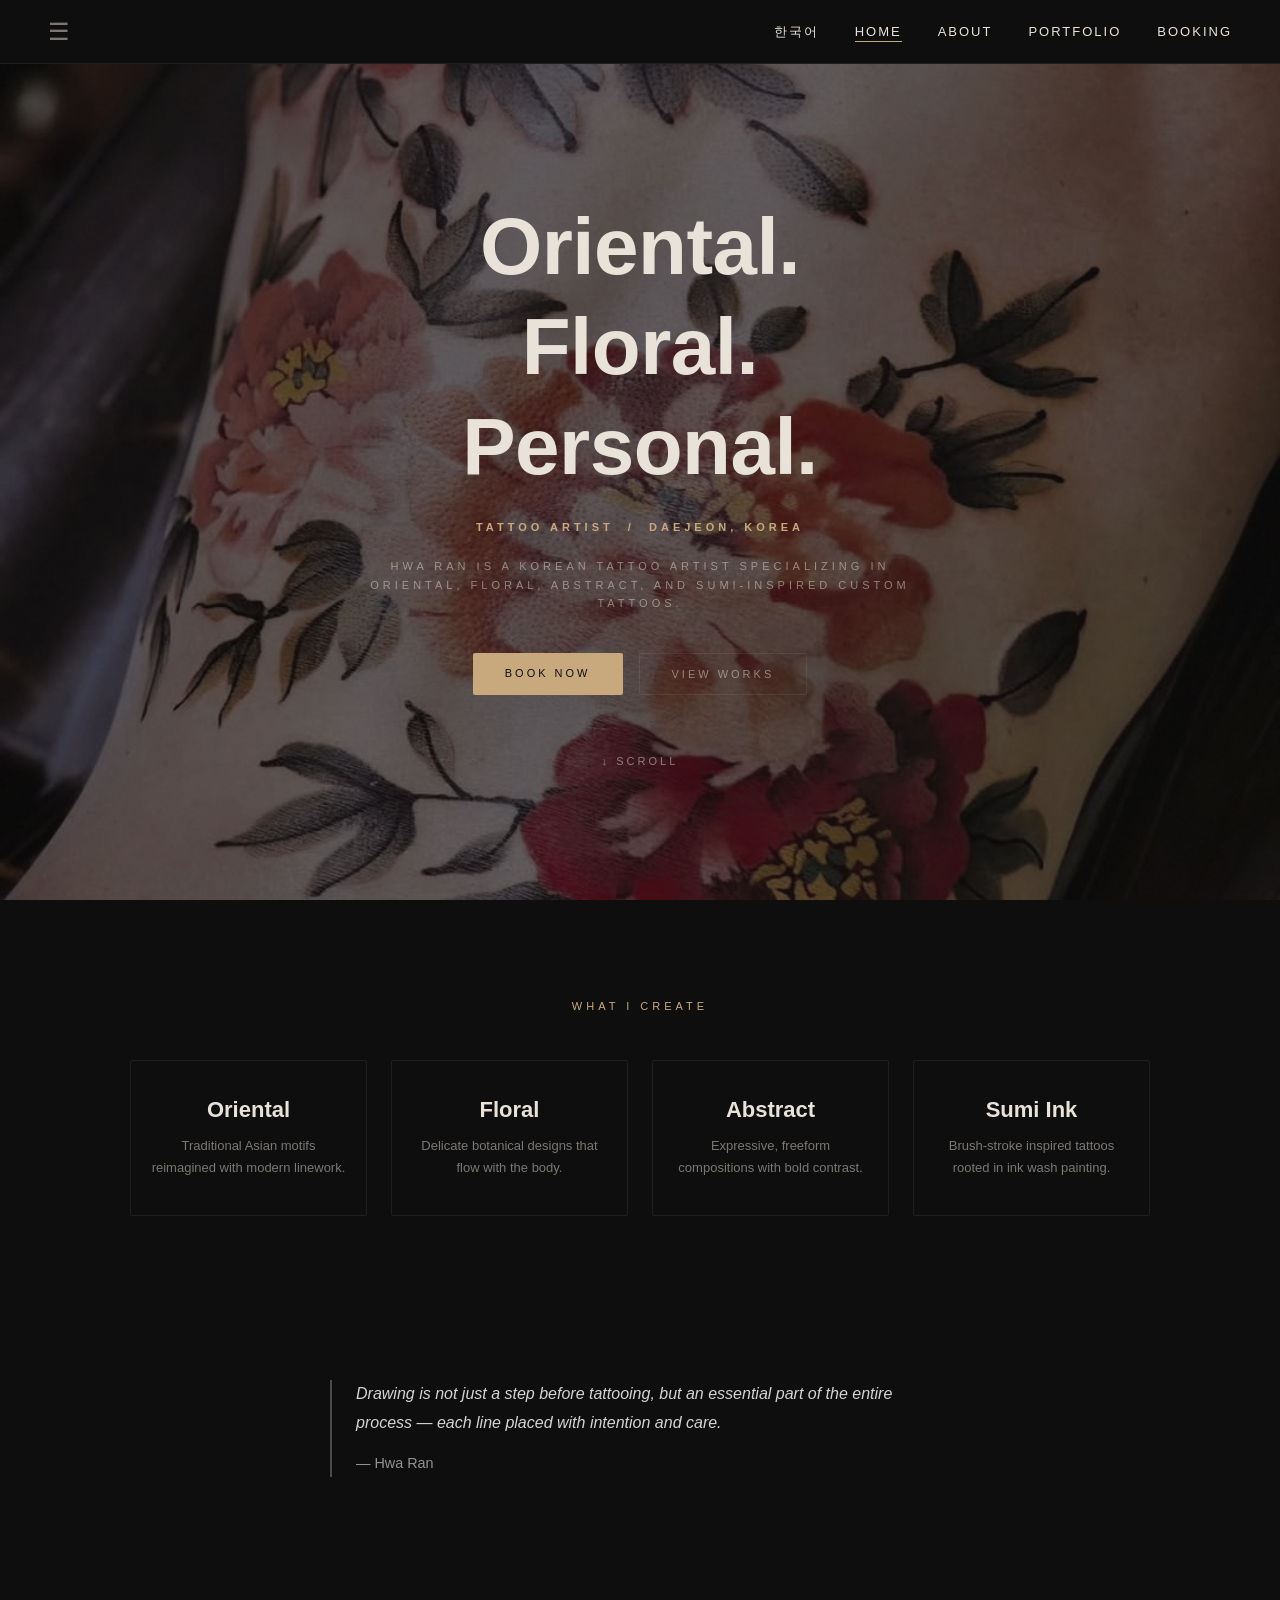
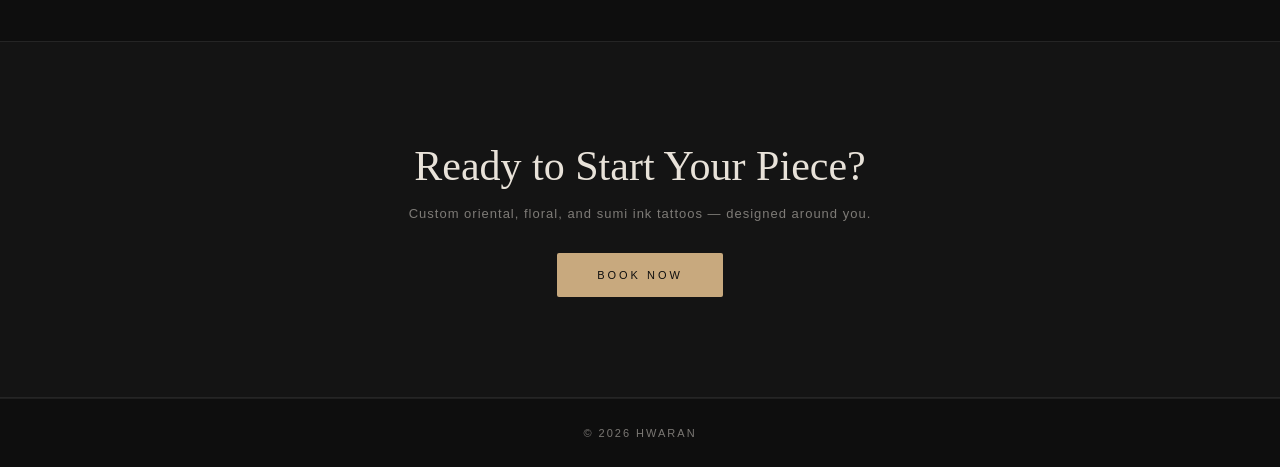
<file: index.html>
<!DOCTYPE html>
<html lang="en">
<head>
    <meta charset="UTF-8">
    <meta name="viewport" content="width=device-width, initial-scale=1.0"/>

    <meta name="naver-site-verification" content="615af2f1063d48162594e527a71b4f310e3d43f4" />
    
    <!-- Google tag (gtag.js) -->
    <script async src="https://www.googletagmanager.com/gtag/js?id=G-88E997X0PX"></script>
    <script>
      window.dataLayer = window.dataLayer || [];
      function gtag(){dataLayer.push(arguments);}
      gtag('js', new Date());
    
      gtag('config', 'G-88E997X0PX');
    </script>

    <link rel="alternate" hreflang="en" href="https://hwaran-tattoo.com/index.html">
    <link rel="alternate" hreflang="ko" href="https://hwaran-tattoo.com/ko/index.html">
    <link rel="alternate" hreflang="x-default" href="https://hwaran-tattoo.com/index.html">

     <script>
        (function(){
        var page = location.pathname.split('/').pop() || 'index.html';
        try {
        var pref = localStorage.getItem('hr_lang');
        if (pref === 'ko') {
          location.replace('ko/' + page);
          return;
        }
        if (!pref) {
          fetch('https://ipapi.co/json/', { cache: 'no-store' })
            .then(function(r){ return r.json(); })
            .then(function(d){
              if (d && d.country_code === 'KR') {
                location.replace('ko/' + page);
              }
            })
            .catch(function(){});
        }
        } catch(e) {}
        })();
    </script>
        
    <title>Hwa Ran (화란타투) | Tattoo Artist in Daejeon, Korea</title>
    <meta name="description" content="Hwa Ran (화란타투) is a tattoo artist in Daejeon, Korea specializing in oriental, floral, abstract and sumi ink custom tattoos.">
    <link rel="canonical" href="https://www.hwaran-tattoo.com/">

    <link rel="alternate" hreflang="en" href="https://www.hwaran-tattoo.com/">
    <link rel="alternate" hreflang="ko" href="https://www.hwaran-tattoo.com/ko/index.html">
    <link rel="alternate" hreflang="x-default" href="https://www.hwaran-tattoo.com/">

    <meta property="og:type" content="website">
    <meta property="og:site_name" content="Hwa Ran">
    <meta property="og:locale" content="en_US">
    <meta property="og:url" content="https://www.hwaran-tattoo.com/">
    <meta property="og:title" content="Hwa Ran (화란타투) | Tattoo Artist in Daejeon, Korea">
    <meta property="og:description" content="Oriental, floral, abstract and sumi ink custom tattoos in Daejeon, Korea.">
    <meta property="og:image" content="https://www.hwaran-tattoo.com/img/wk7.jpeg">

    <link rel="icon" href="favicon.ico" sizes="any">
    <link rel="icon" type="image/png" sizes="32x32" href="img/favicon-32x32.png">
    <link rel="icon" type="image/png" sizes="16x16" href="img/favicon-16x16.png">
    <link rel="apple-touch-icon" sizes="180x180" href="img/apple-icon-180x180.png">
    <link rel="stylesheet" href="style.css"/>
</head>

<body>

<input type="checkbox" id="menu-toggle">

<header>
    <nav class="navbar">
        <label for="menu-toggle" class="menu-icon">☰</label>
        <ul class="nav-links">
            <li><a href="ko/index.html" class="lang-switch" onclick="localStorage.setItem('hr_lang','ko')">한국어</a></li>
            <li><a href="index.html" class="active">Home</a></li>
            <li><a href="about.html">About</a></li>
            <li><a href="portfolio.html">Portfolio</a></li>
            <li><a href="booking.html">Booking</a></li>
        </ul>
    </nav>
</header>

<aside class="sidebar">
    <h3>Hwa Ran</h3>
    <ul>
        <li><a href="https://www.instagram.com/hwa.ran_tattoo/" target="_blank">Instagram</a></li>
        <!-- This is a comment 
        <li>Artworks</li>
        <li>Contact</li>
        -->
                <!-- Projects Section -->
        <div class="sidebar-projects">
            <input type="checkbox" id="proj-toggle">
            <label for="proj-toggle" class="proj-header">
                <span class="proj-arrow">▶</span>
                <span class="proj-title">// projects</span>
            </label>
            <ul class="proj-list">
             <!--  -->
            <li><a href="hwasan1.html">— hwasan1</a></li>
            </ul>
        </div>
    </ul>
</aside>

<label for="menu-toggle" class="overlay"></label>

<main class="main-content">
    <section class="hero">
        <div class="hero-bg" style="background-image:url('img/wk7.jpeg')"></div>

        <div class="hero-text fade-in">
            <h1>
            Oriental.<br>
            Floral.<br>
            Personal.
            </h1>
            <h2 class="hero-subtitle">Tattoo Artist &nbsp;/&nbsp; Daejeon, Korea</h2>

            <p class="hero-seo">Hwa Ran is a Korean tattoo artist specializing in oriental, floral, abstract, and sumi-inspired custom tattoos.</p>
            <div class="hero-buttons">
                <a href="booking.html">Book Now</a>
                <a href="portfolio.html">View Works</a>
            </div>
            <div class="scroll-down">↓ Scroll</div>
        </div>
    </section>


<section class="specialties">
    <p class="section-eyebrow">What I Create</p>
    <div class="specialties-grid">
        <div class="specialty-card">
            <h3>Oriental</h3>
            <p>Traditional Asian motifs reimagined with modern linework.</p>
        </div>
        <div class="specialty-card">
            <h3>Floral</h3>
            <p>Delicate botanical designs that flow with the body.</p>
        </div>
        <div class="specialty-card">
            <h3>Abstract</h3>
            <p>Expressive, freeform compositions with bold contrast.</p>
        </div>
        <div class="specialty-card">
            <h3>Sumi Ink</h3>
            <p>Brush-stroke inspired tattoos rooted in ink wash painting.</p>
        </div>
    </div>
</section>

    <section class="philosophy">
        <blockquote class="quote">
            <p>Drawing is not just a step before tattooing, but an essential part of the entire process — each line placed with intention and care.</p>
            <footer>— Hwa Ran</footer>
        </blockquote>
    </section>

    <section class="cta-banner">
        <h2>Ready to Start Your Piece?</h2>
        <p>Custom oriental, floral, and sumi ink tattoos — designed around you.</p>
        <a href="booking.html" class="cta-button">Book Now</a>
    </section>

</main>

<footer class="bottom-banner">
    <p>&copy; 2026 HwaRan</p>
</footer>

</body>
</html>
</file>
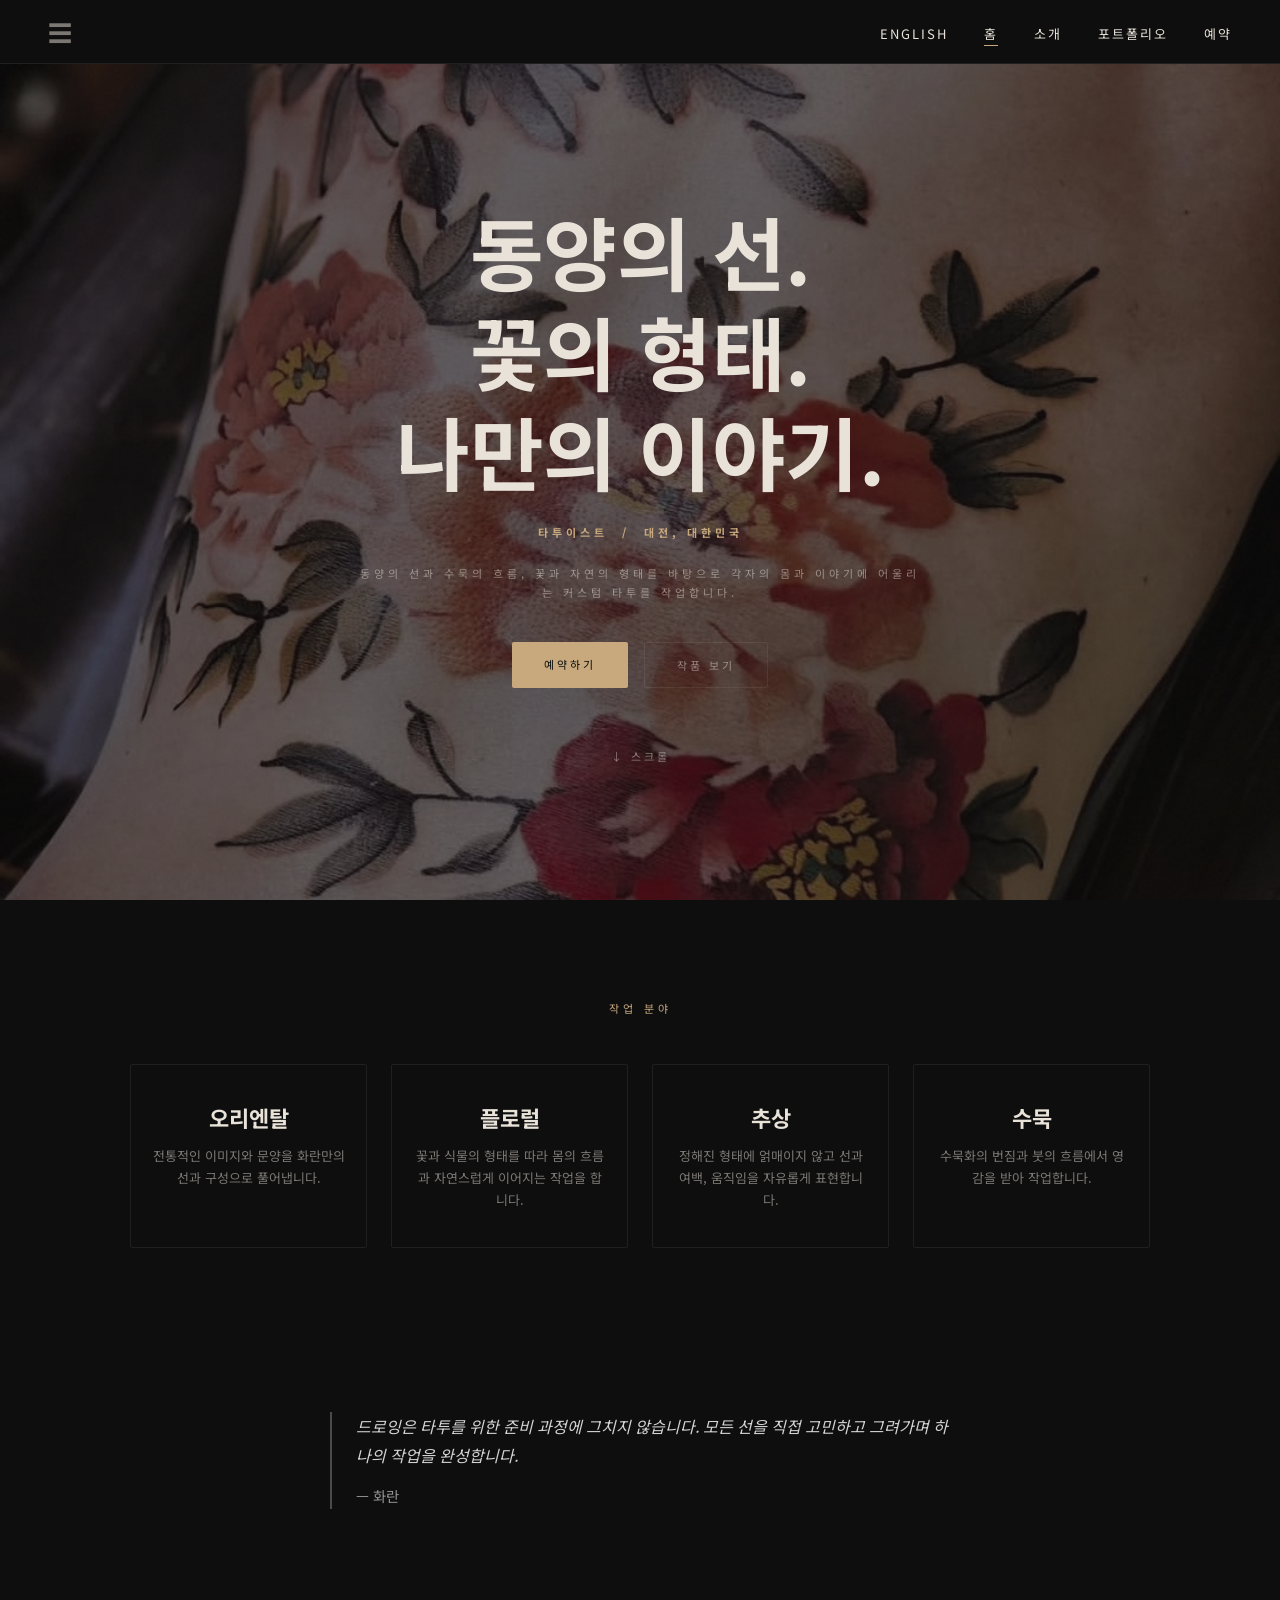
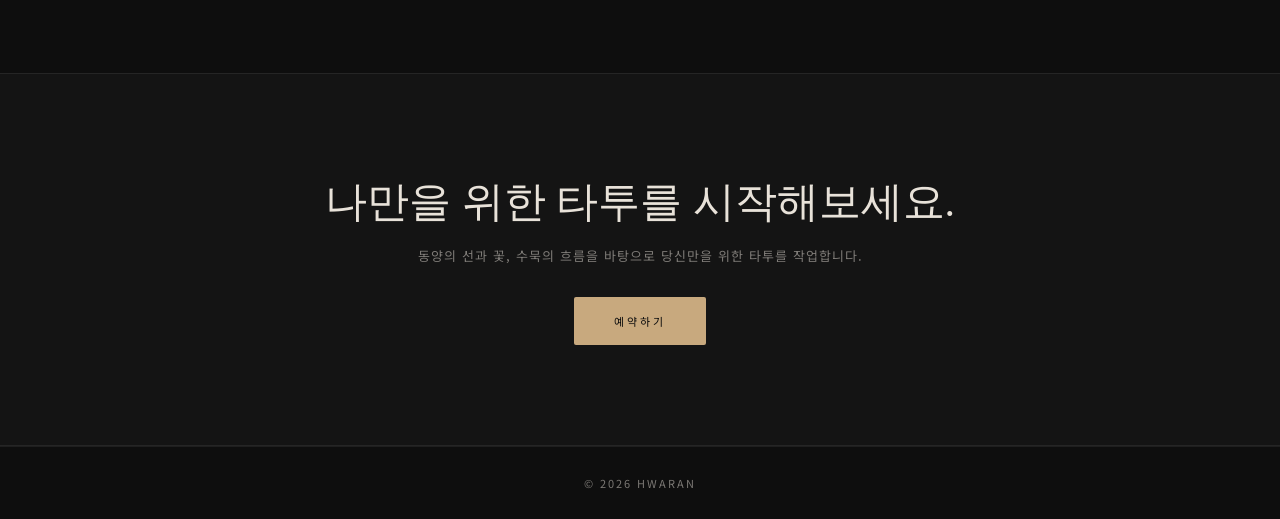
<file: ko/index.html>
<!DOCTYPE html>
<html lang="ko">
<head>
    <meta charset="UTF-8">
    <meta name="viewport" content="width=device-width, initial-scale=1.0"/>
    
    <meta name="naver-site-verification" content="615af2f1063d48162594e527a71b4f310e3d43f4" />

    <!-- Google tag (gtag.js) -->
    <script async src="https://www.googletagmanager.com/gtag/js?id=G-88E997X0PX"></script>
    <script>
      window.dataLayer = window.dataLayer || [];
      function gtag(){dataLayer.push(arguments);}
      gtag('js', new Date());
    
      gtag('config', 'G-88E997X0PX');
    </script>

    <link rel="alternate" hreflang="en" href="https://hwaran-tattoo.com/index.html">
    <link rel="alternate" hreflang="ko" href="https://hwaran-tattoo.com/ko/index.html">
    <link rel="alternate" hreflang="x-default" href="https://hwaran-tattoo.com/index.html">

        <script>
    (function(){
      try {
        var pref = localStorage.getItem('hr_lang');
        if (pref === 'en') {
          location.replace('../' + location.pathname.split('/').pop());
          return;
        }
    
      } catch(e) {}
    })();
    </script>

    <title>대전타투 화란타투 | Hwa Ran Tattoo</title>
    <meta name="description" content="대전타투 화란타투. 동양의 선과 수묵의 흐름, 꽃과 자연의 형태를 바탕으로 각자의 몸과 이야기에 어울리는 커스텀 타투를 작업합니다.">
    <link rel="icon" href="../favicon.ico" sizes="any">
    <link rel="icon" type="image/png" sizes="32x32" href="../img/favicon-32x32.png">
    <link rel="icon" type="image/png" sizes="16x16" href="../img/favicon-16x16.png">
    <link rel="apple-touch-icon" sizes="180x180" href="../img/apple-icon-180x180.png">
    <link rel="preconnect" href="https://fonts.googleapis.com">
    <link rel="preconnect" href="https://fonts.gstatic.com" crossorigin>
    <link href="https://fonts.googleapis.com/css2?family=Noto+Sans+KR:wght@400;500;600;700&display=swap" rel="stylesheet">
    <link rel="stylesheet" href="../style.css"/>

    <link rel="canonical" href="https://www.hwaran-tattoo.com/ko/index.html">

    <link rel="alternate" hreflang="en" href="https://www.hwaran-tattoo.com/">
    <link rel="alternate" hreflang="ko" href="https://www.hwaran-tattoo.com/ko/index.html">
    <link rel="alternate" hreflang="x-default" href="https://www.hwaran-tattoo.com/">

    <meta property="og:type" content="website">
    <meta property="og:site_name" content="화란타투">
    <meta property="og:locale" content="ko_KR">
    <meta property="og:url" content="https://www.hwaran-tattoo.com/ko/index.html">
    <meta property="og:title" content="대전타투 화란타투 | Hwa Ran Tattoo">
    <meta property="og:description" content="대전타투 화란타투. 동양의 선과 수묵의 흐름, 꽃과 자연의 형태를 바탕으로 한 커스텀 타투.">
    <meta property="og:image" content="https://www.hwaran-tattoo.com/img/wk7.jpeg">
    <!-- ↑ -->
    
        <div id="petalContainer"></div>

    <script>
    const container = document.getElementById('petalContainer');
    
    const PETAL_COUNT = 18;
    
    for (let i = 0; i < PETAL_COUNT; i++) {
      const p = document.createElement('div');
    
      p.className = 'petal';
    
      const left = Math.random() * 100;
      const duration = 10 + Math.random() * 10;
      const delay = Math.random() * 10;
      const scale = 0.6 + Math.random() * 0.8;
    
      p.style.left = left + '%';
      p.style.animationDuration = duration + 's';
      p.style.animationDelay = '-' + delay + 's';
      p.style.transform = `scale(${scale})`;
    
      container.appendChild(p);
    }
    </script>  
    
</head>

<body>

<input type="checkbox" id="menu-toggle">

<header>
    <nav class="navbar">
        <label for="menu-toggle" class="menu-icon">☰</label>
        <ul class="nav-links">
            <li><a href="../index.html" class="lang-switch"onclick="localStorage.setItem('hr_lang','en')">English</a></li>
            <li><a href="index.html" class="active">홈</a></li>
            <li><a href="about.html">소개</a></li>
            <li><a href="portfolio.html">포트폴리오</a></li>
            <li><a href="booking.html">예약</a></li>
        </ul>
    </nav>
</header>

<aside class="sidebar">
    <h3>Hwa Ran</h3>
    <ul>
        <li><a href="https://www.instagram.com/hwa.ran_tattoo/" target="_blank">Instagram</a></li>
        <!-- This is a comment 
        <li>Artworks</li>
        <li>Contact</li>
        -->
                <!-- Projects Section -->
        <div class="sidebar-projects">
            <input type="checkbox" id="proj-toggle">
            <label for="proj-toggle" class="proj-header">
                <span class="proj-arrow">▶</span>
                <span class="proj-title">// projects</span>
            </label>
            <ul class="proj-list">
             <!--  -->
            <li><a href="../hwasan1.html">— hwasan1</a></li>
            </ul>
        </div>
    </ul>
</aside>

<label for="menu-toggle" class="overlay"></label>

<main class="main-content">
    <section class="hero">
        <div class="hero-bg" style="background-image:url('../img/wk7.jpeg')"></div>

        <div class="hero-text fade-in">
            <h1>
            동양의 선.<br>
            꽃의 형태.<br>
            나만의 이야기.
            </h1>
            <h2 class="hero-subtitle">타투이스트 &nbsp;/&nbsp; 대전, 대한민국</h2>

            <p class="hero-seo">동양의 선과 수묵의 흐름, 꽃과 자연의 형태를 바탕으로 각자의 몸과 이야기에 어울리는 커스텀 타투를 작업합니다.</p>
            <div class="hero-buttons">
                <a href="booking.html">예약하기</a>
                <a href="portfolio.html">작품 보기</a>
            </div>
            <div class="scroll-down">↓ 스크롤</div>
        </div>
    </section>


<section class="specialties">
    <p class="section-eyebrow">작업 분야</p>
    <div class="specialties-grid">
        <div class="specialty-card">
            <h3>오리엔탈</h3>
            <p>전통적인 이미지와 문양을 화란만의 선과 구성으로 풀어냅니다.</p>
        </div>
        <div class="specialty-card">
            <h3>플로럴</h3>
            <p>꽃과 식물의 형태를 따라 몸의 흐름과 자연스럽게 이어지는 작업을 합니다.</p>
        </div>
        <div class="specialty-card">
            <h3>추상</h3>
            <p>정해진 형태에 얽매이지 않고 선과 여백, 움직임을 자유롭게 표현합니다.</p>
        </div>
        <div class="specialty-card">
            <h3>수묵</h3>
            <p>수묵화의 번짐과 붓의 흐름에서 영감을 받아 작업합니다.</p>
        </div>
    </div>
</section>

    <section class="philosophy">
        <blockquote class="quote">
            <p>드로잉은 타투를 위한 준비 과정에 그치지 않습니다. 모든 선을 직접 고민하고 그려가며 하나의 작업을 완성합니다.</p>
            <footer>— 화란</footer>
        </blockquote>
    </section>

    <section class="cta-banner">
        <h2>나만을 위한 타투를 시작해보세요.</h2>
        <p>동양의 선과 꽃, 수묵의 흐름을 바탕으로 당신만을 위한 타투를 작업합니다.</p>
        <a href="booking.html" class="cta-button">예약하기</a>
    </section>

</main>

<footer class="bottom-banner">
    <p>&copy; 2026 HwaRan</p>
</footer>

</body>
</html>
</file>
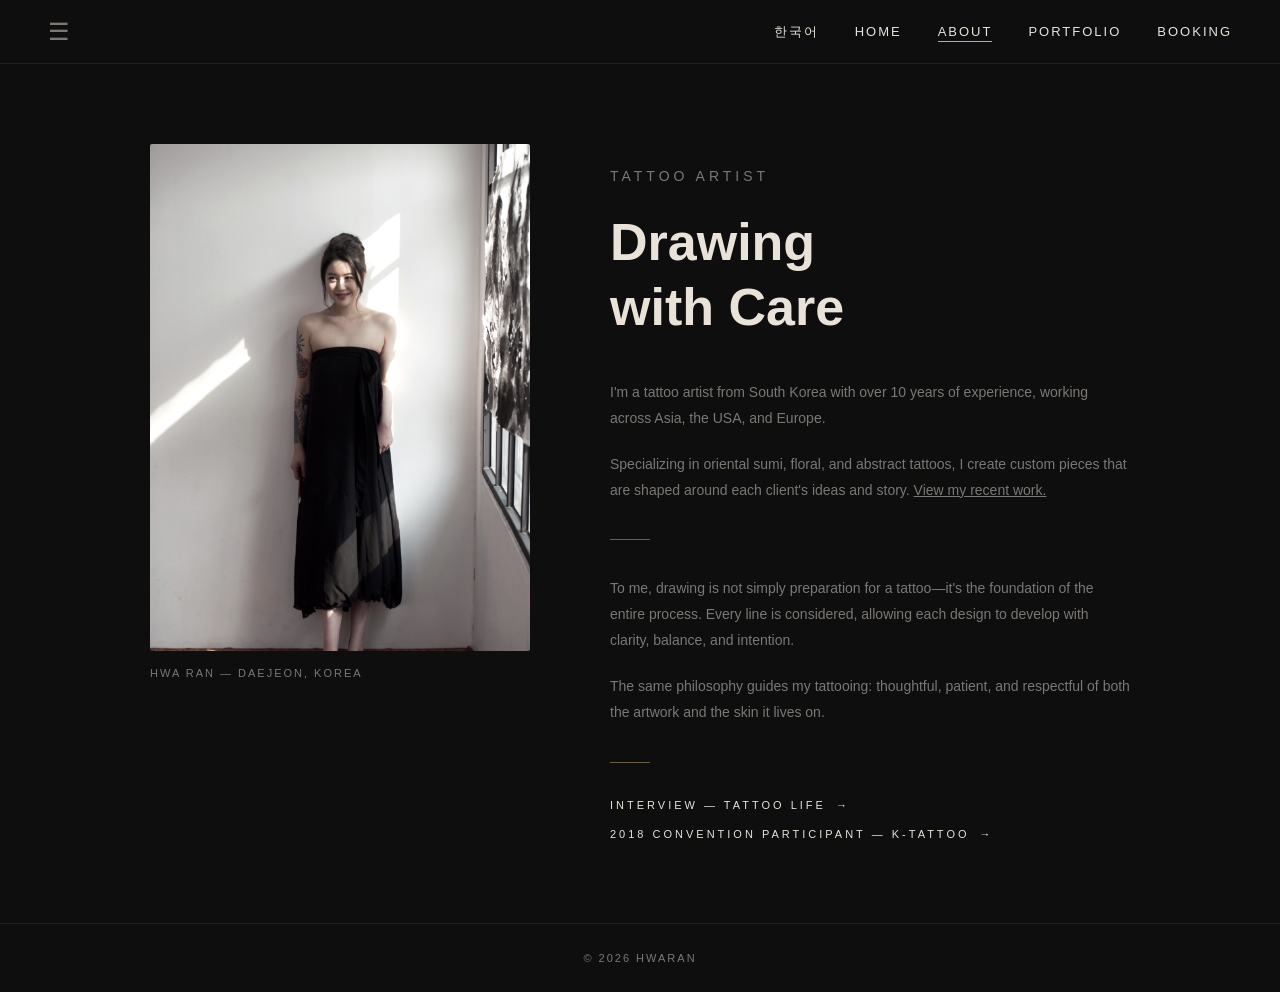
<file: about.html>
<!DOCTYPE html>
<html lang="en">
<head>
    <meta charset="UTF-8">
    <meta name="viewport" content="width=device-width, initial-scale=1.0"/>

    <!-- Google tag (gtag.js) -->
    <script async src="https://www.googletagmanager.com/gtag/js?id=G-88E997X0PX"></script>
    <script>
      window.dataLayer = window.dataLayer || [];
      function gtag(){dataLayer.push(arguments);}
      gtag('js', new Date());
    
      gtag('config', 'G-88E997X0PX');
    </script>

    <link rel="alternate" hreflang="en" href="https://hwaran-tattoo.com/about.html">
    <link rel="alternate" hreflang="ko" href="https://hwaran-tattoo.com/ko/about.html">
    <link rel="alternate" hreflang="x-default" href="https://hwaran-tattoo.com/about.html">

        <script>
    (function(){
      try {
        var pref = localStorage.getItem('hr_lang');
        if (pref === 'ko') {
          location.replace('ko/' + location.pathname.split('/').pop());
          return;
        }
        if (!pref) {
          fetch('https://ipapi.co/json/', { cache: 'no-store' })
            .then(function(r){ return r.json(); })
            .then(function(d){
              if (d && d.country_code === 'KR') {
                location.replace('ko/' + location.pathname.split('/').pop());
              }
            })
            .catch(function(){});
        }
      } catch(e) {}
    })();
    </script>
    
    <title>About | Hwa Ran</title>
    <link rel="icon" href="favicon.ico" sizes="any">
    <link rel="icon" type="image/png" sizes="32x32" href="img/favicon-32x32.png">
    <link rel="icon" type="image/png" sizes="16x16" href="img/favicon-16x16.png">
    <link rel="apple-touch-icon" sizes="180x180" href="img/apple-icon-180x180.png">
    <link rel="stylesheet" href="style.css"/>

</head>

<body>

<input type="checkbox" id="menu-toggle">

<header>
    <nav class="navbar">
        <label for="menu-toggle" class="menu-icon">☰</label>
        <ul class="nav-links">
            <li><a href="ko/about.html" class="lang-switch" onclick="localStorage.setItem('hr_lang','ko')">한국어</a></li>
            <li><a href="index.html">Home</a></li>
            <li><a href="about.html" class="active">About</a></li>
            <li><a href="portfolio.html">Portfolio</a></li>
            <li><a href="booking.html">Booking</a></li>
        </ul>
    </nav>
</header>

<aside class="sidebar">
    <h3>Hwa Ran</h3>
    <ul>
        <li><a href="https://www.instagram.com/hwa.ran_tattoo/" target="_blank">Instagram</a></li>
        <!-- This is a comment 
        <li>Artworks</li>
        <li>Contact</li>
        -->
                <!-- Projects Section -->
        <div class="sidebar-projects">
            <input type="checkbox" id="proj-toggle">
            <label for="proj-toggle" class="proj-header">
                <span class="proj-arrow">▶</span>
                <span class="proj-title">// projects</span>
            </label>
            <ul class="proj-list">
             <!--  -->
            <li><a href="hwasan1.html">— hwasan1</a></li>
            </ul>
        </div>
    </ul>
</aside>

<label for="menu-toggle" class="overlay"></label>

<main class="main-content">
    <section class="about-page fade-in">

        <!-- LEFT: IMAGE -->
        <div class="about-image-col">
            <img src="img/yj2.jpg" alt="Hwa Ran">
            <p class="about-image-caption">Hwa Ran — Daejeon, Korea</p>
        </div>

        <!-- RIGHT: TEXT -->
        <div class="about-text-col">

            <p class="about-eyebrow">Tattoo Artist</p>

            <h2>Drawing<br>with Care</h2>

            <p>
                I'm a tattoo artist from South Korea with over 10 years of experience,
                working across Asia, the USA, and Europe.
            </p>
            
            <p>
                Specializing in oriental sumi, floral, and abstract tattoos, I create
                custom pieces that are shaped around each client's ideas and story.
                <a class="about-link-inline" href="portfolio.html">View my recent work.</a>
            </p>

            <div class="about-divider"></div>

            <p>
                To me, drawing is not simply preparation for a tattoo—it's the foundation
                of the entire process. Every line is considered, allowing each design to
                develop with clarity, balance, and intention.
            </p>
            
            <p>
                The same philosophy guides my tattooing: thoughtful, patient, and respectful
                of both the artwork and the skin it lives on.
            </p>

            <div class="about-divider"></div>

            <div class="about-links-group">
                <a class="about-link"
                href="https://www.tattoolife.com/hwaran-and-the-importance-of-drawing-with-care/"
                target="_blank">
                    Interview — Tattoo Life
                </a>

                <a class="about-link"
                href="http://www.k-tattoo.kr/bbs_detail.php?bbs_num=108&tb=board_2018_entry&id=&pg="
                target="_blank">
                    2018 Convention Participant — K-Tattoo
                </a>
            </div>

        </div>

    </section>
</main>

<footer class="bottom-banner">
    <p>&copy; 2026 HwaRan</p>
</footer>

</body>
</html>
</file>
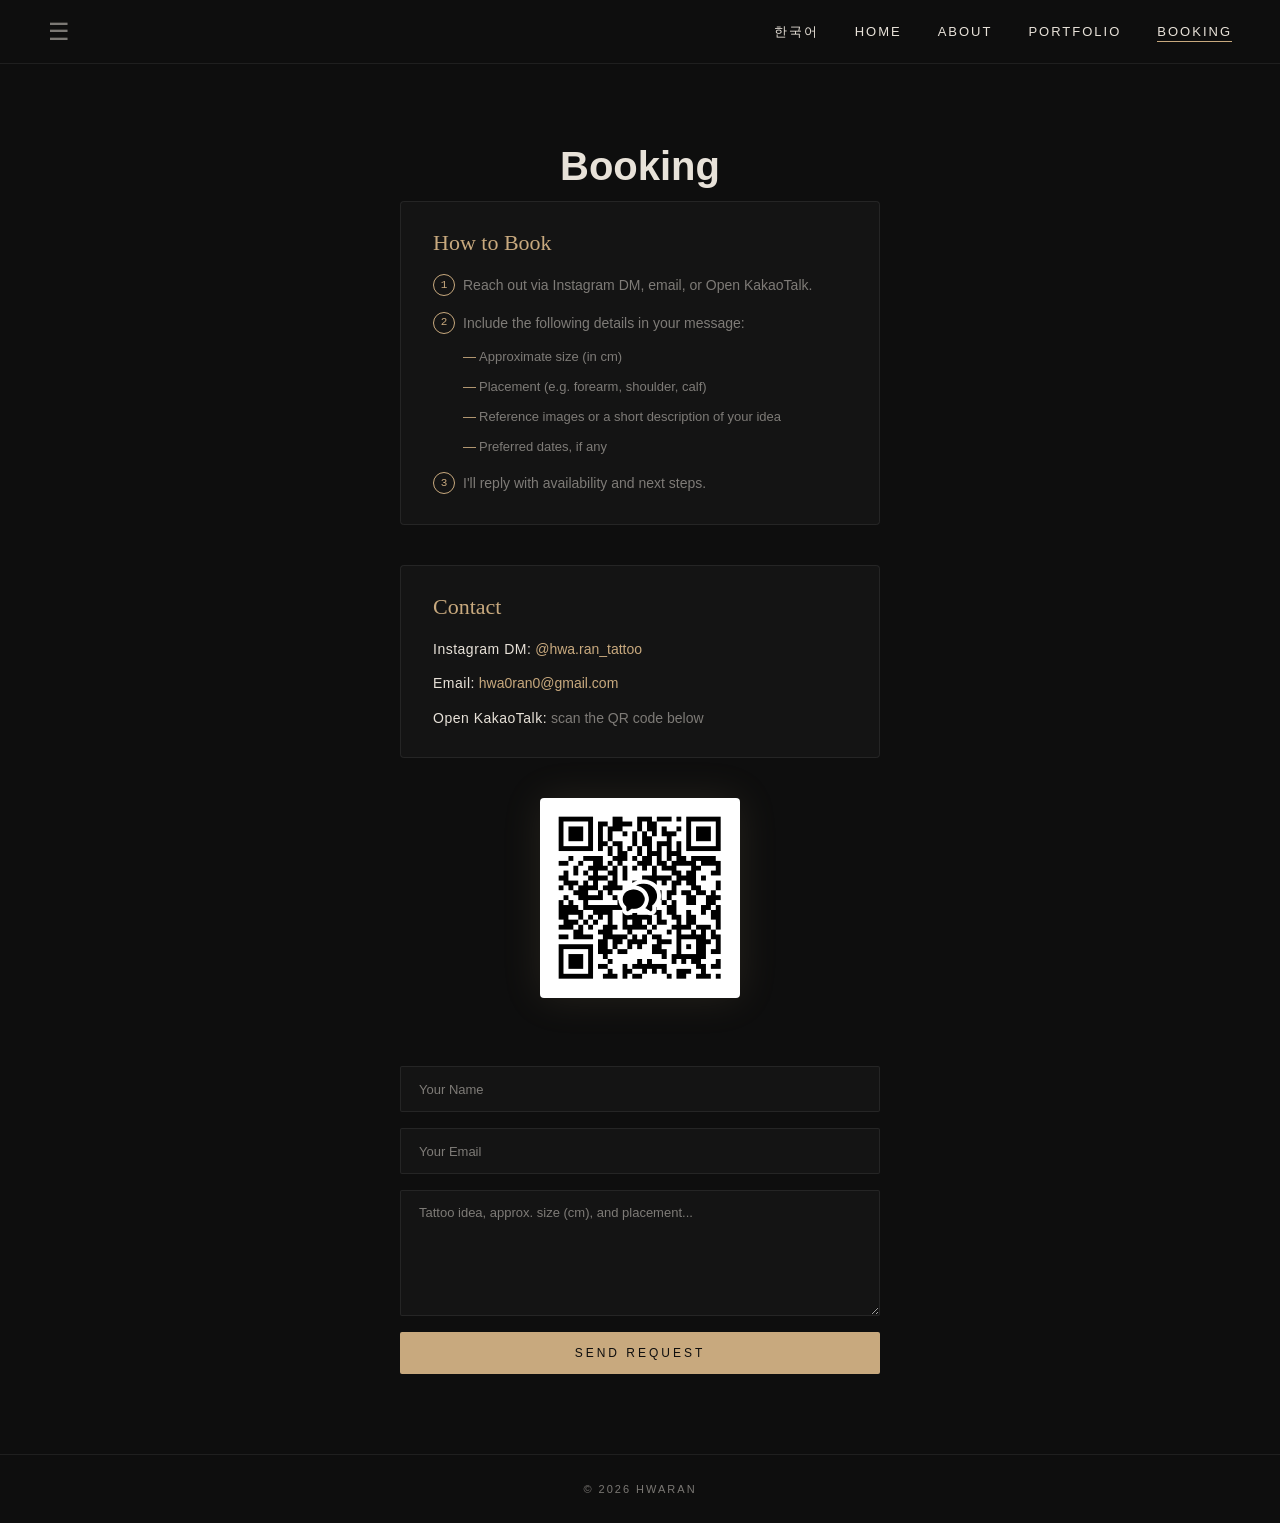
<file: booking.html>
<!DOCTYPE html>
<html lang="en">
<head>
    <meta charset="UTF-8">
    <meta name="viewport" content="width=device-width, initial-scale=1.0"/>

    <!-- Google tag (gtag.js) -->
    <script async src="https://www.googletagmanager.com/gtag/js?id=G-88E997X0PX"></script>
    <script>
      window.dataLayer = window.dataLayer || [];
      function gtag(){dataLayer.push(arguments);}
      gtag('js', new Date());
    
      gtag('config', 'G-88E997X0PX');
    </script>

    <link rel="alternate" hreflang="en" href="https://hwaran-tattoo.com/booking.html">
    <link rel="alternate" hreflang="ko" href="https://hwaran-tattoo.com/ko/booking.html">
    <link rel="alternate" hreflang="x-default" href="https://hwaran-tattoo.com/booking.html">

        <script>
    (function(){
      try {
        var pref = localStorage.getItem('hr_lang');
        if (pref === 'ko') {
          location.replace('ko/' + location.pathname.split('/').pop());
          return;
        }
        if (!pref) {
          fetch('https://ipapi.co/json/', { cache: 'no-store' })
            .then(function(r){ return r.json(); })
            .then(function(d){
              if (d && d.country_code === 'KR') {
                location.replace('ko/' + location.pathname.split('/').pop());
              }
            })
            .catch(function(){});
        }
      } catch(e) {}
    })();
    </script>
    
    <title>Booking | Hwa Ran</title>
    <link rel="icon" href="favicon.ico" sizes="any">
    <link rel="icon" type="image/png" sizes="32x32" href="img/favicon-32x32.png">
    <link rel="icon" type="image/png" sizes="16x16" href="img/favicon-16x16.png">
    <link rel="apple-touch-icon" sizes="180x180" href="img/apple-icon-180x180.png">
    <link rel="stylesheet" href="style.css"/>
</head>

<body>

<input type="checkbox" id="menu-toggle">

<header>
    <nav class="navbar">
        <label for="menu-toggle" class="menu-icon">☰</label>
        <ul class="nav-links">
            <li><a href="ko/booking.html" class="lang-switch" onclick="localStorage.setItem('hr_lang','ko')">한국어</a></li>
            <li><a href="index.html">Home</a></li>
            <li><a href="about.html">About</a></li>
            <li><a href="portfolio.html">Portfolio</a></li>
            <li><a href="booking.html" class="active">Booking</a></li>
        </ul>
    </nav>
</header>

<aside class="sidebar">
    <h3>Hwa Ran</h3>
    <ul>
        <li><a href="https://www.instagram.com/hwa.ran_tattoo/" target="_blank">Instagram</a></li>
        <!-- This is a comment 
        <li>Artworks</li>
        <li>Contact</li>
        
        -->
                <!-- Projects Section -->
        <div class="sidebar-projects">
            <input type="checkbox" id="proj-toggle">
            <label for="proj-toggle" class="proj-header">
                <span class="proj-arrow">▶</span>
                <span class="proj-title">// projects</span>
            </label>
            <ul class="proj-list">
             <!--  -->
            <li><a href="hwasan1.html">— hwasan1</a></li>
            </ul>
        </div>
    </ul>
</aside>

<label for="menu-toggle" class="overlay"></label>

<main class="main-content">
    <section class="booking fade-in">
     <h2>Booking</h2>
        <div class="booking-info">
            <h3>How to Book</h3>
            <ol>
                <li>Reach out via Instagram DM, email, or Open KakaoTalk.</li>
                <li>Include the following details in your message:
                    <ul>
                        <li>Approximate size (in cm)</li>
                        <li>Placement (e.g. forearm, shoulder, calf)</li>
                        <li>Reference images or a short description of your idea</li>
                        <li>Preferred dates, if any</li>
                    </ul>
                </li>
                <li>I'll reply with availability and next steps.</li>
            </ol>
        </div>

        <div class="contact-methods">
            <h3>Contact</h3>
            <ul>
                <li><strong>Instagram DM:</strong> <a href="https://www.instagram.com/hwa.ran_tattoo/" target="_blank">@hwa.ran_tattoo</a></li>
                <li><strong>Email:</strong> <a href="mailto:hwa0ran0@gmail.com">hwa0ran0@gmail.com</a></li>
                <li><strong>Open KakaoTalk:</strong> scan the QR code below</li>
            </ul>
        </div>

        <div class="qr-area">
            <img src="img/qr.jpeg" alt="KakaoTalk QR Code"/>
        </div>

   <form class="booking-form"
              action="mailto:hwa0ran0@gmail.com"
              method="post"
              enctype="text/plain">

            <input type="text"  placeholder="Your Name"  required>
            <input type="email" placeholder="Your Email" required>
            <textarea placeholder="Tattoo idea, approx. size (cm), and placement..." rows="6" required></textarea>
            <button type="submit">Send Request</button>
        </form>

    </section>

</main>

<footer class="bottom-banner">
    <p>&copy; 2026 HwaRan</p>
</footer>

</body>
</html>
</file>
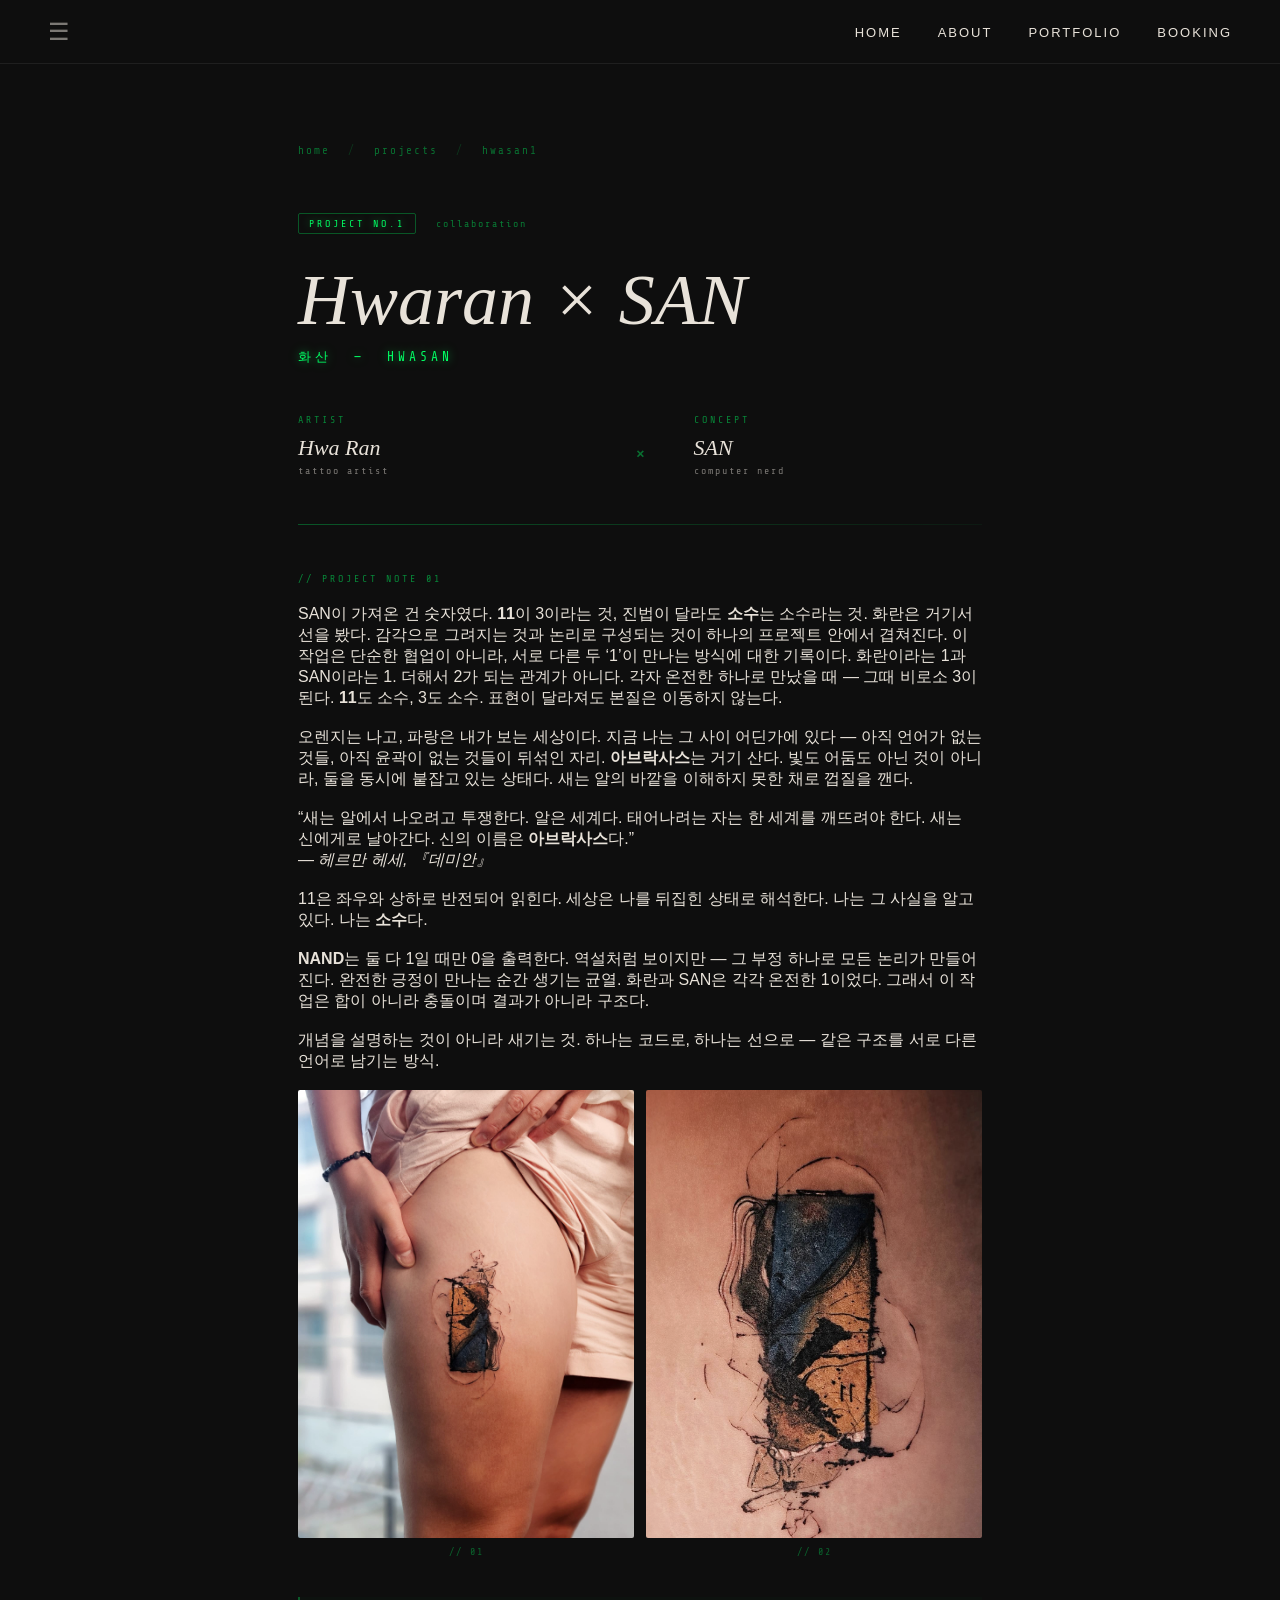
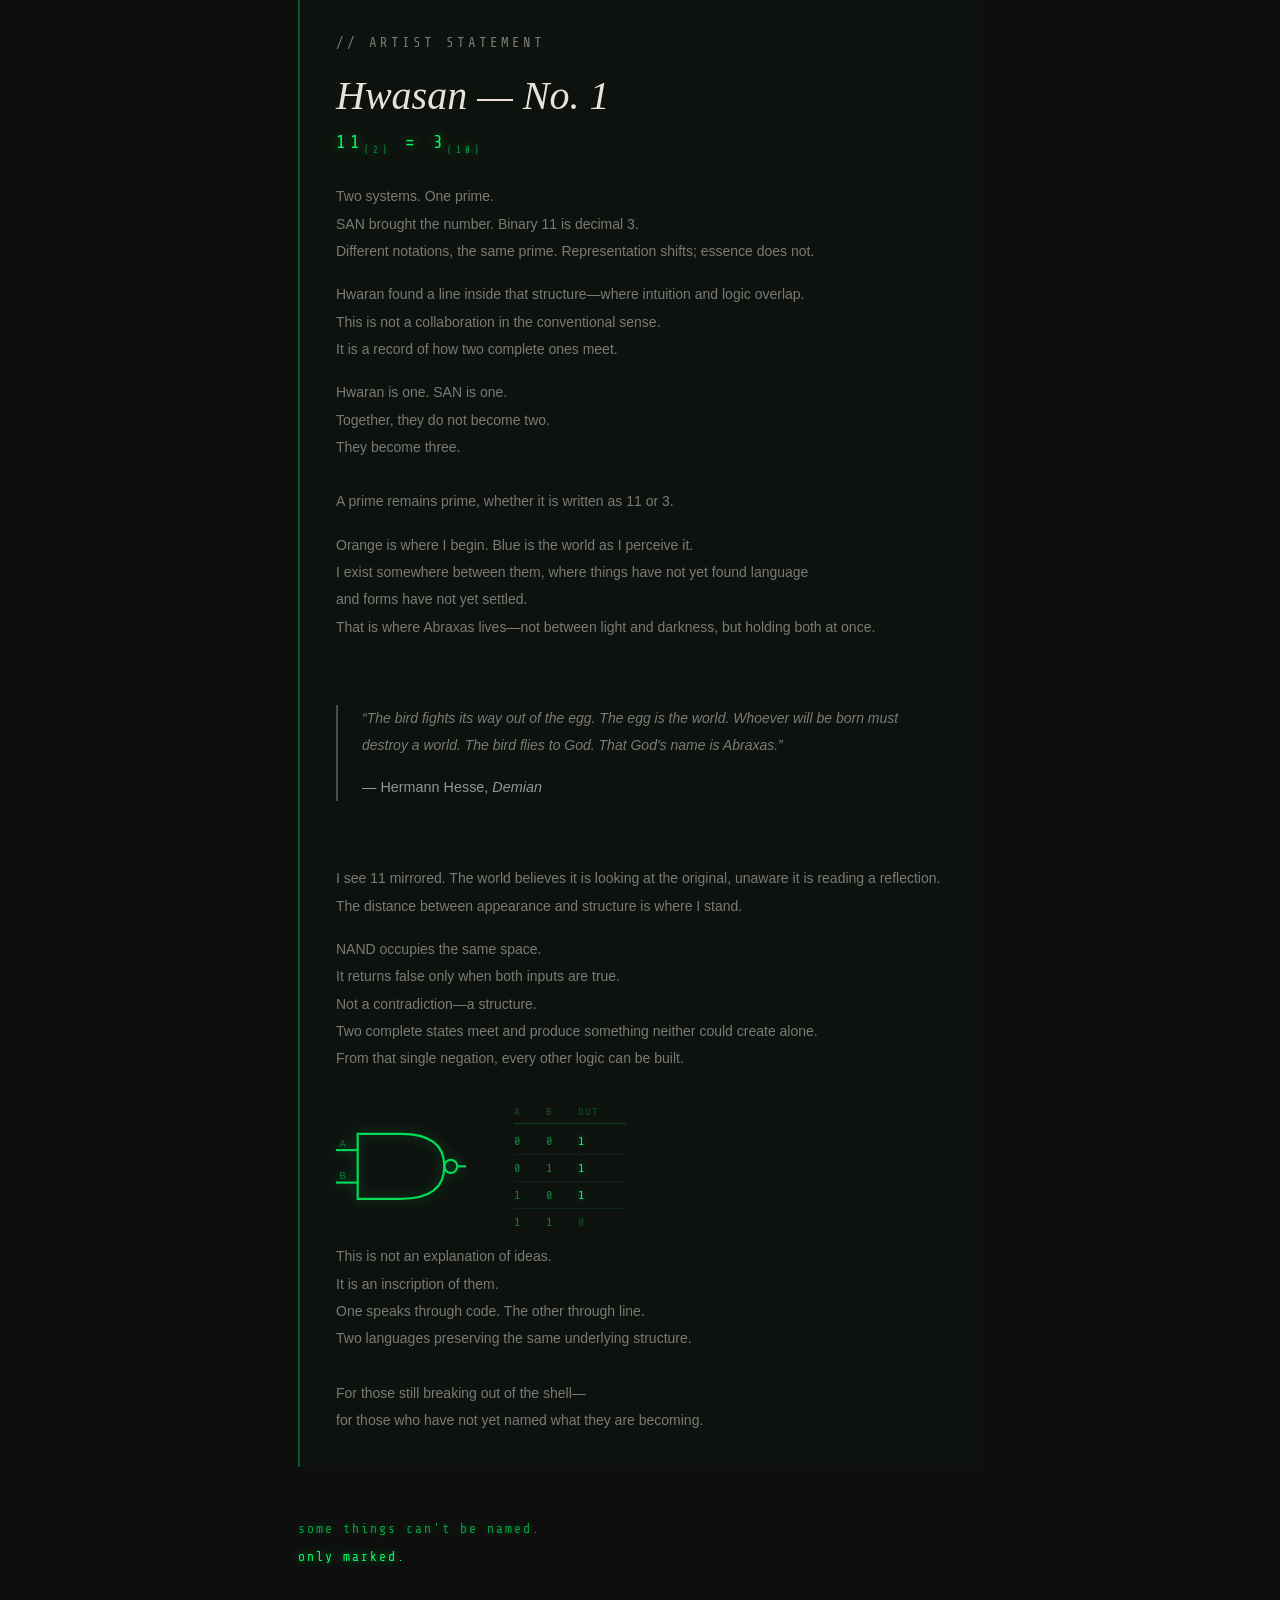
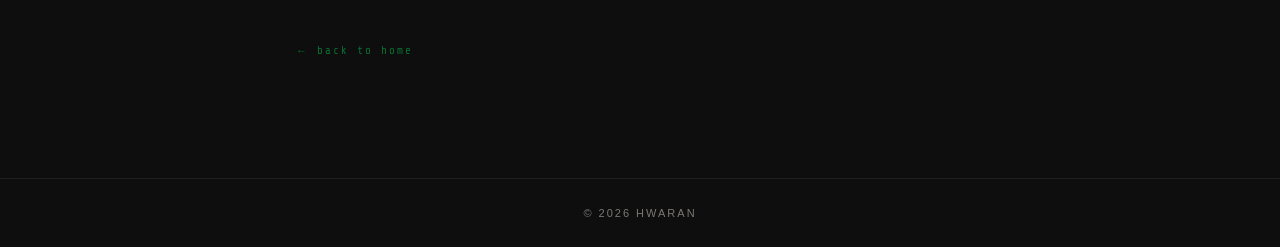
<file: hwasan1.html>
<!DOCTYPE html>
<html lang="en">
<head>
    <meta charset="UTF-8">
    <meta name="viewport" content="width=device-width, initial-scale=1.0"/>

    <!-- Google tag (gtag.js) -->
    <script async src="https://www.googletagmanager.com/gtag/js?id=G-88E997X0PX"></script>
    <script>
      window.dataLayer = window.dataLayer || [];
      function gtag(){dataLayer.push(arguments);}
      gtag('js', new Date());
    
      gtag('config', 'G-88E997X0PX');
    </script>

    
    <title>Hwasan No.1 — Hwa Ran</title>
    <link rel="icon" href="favicon.ico" sizes="any">
    <link rel="icon" type="image/png" sizes="32x32" href="img/favicon-32x32.png">
    <link rel="icon" type="image/png" sizes="16x16" href="img/favicon-16x16.png">
    <link rel="apple-touch-icon" sizes="180x180" href="img/apple-icon-180x180.png">
    <link rel="stylesheet" href="style.css"/>
    <style>
        @import url('https://fonts.googleapis.com/css2?family=Share+Tech+Mono&display=swap');

        /* ========================
           HWASAN PAGE
        ======================== */

        .hwasan-page {
            min-height: calc(100vh - var(--nav-h));
            max-width: 780px;
            margin: 0 auto;
            padding: 80px 48px 120px;
        }

        /* BREADCRUMB */
        .hw-breadcrumb {
            font-family: 'Share Tech Mono', monospace;
            font-size: 11px;
            letter-spacing: 2px;
            color: rgba(0, 255, 100, 0.4);
            margin-bottom: 56px;
            text-transform: lowercase;
        }

        .hw-breadcrumb a {
            color: rgba(0, 255, 100, 0.4);
            text-decoration: none;
            transition: color 0.2s;
        }

        .hw-breadcrumb a:hover {
            color: #00ff64;
        }

        .hw-breadcrumb span {
            margin: 0 10px;
            opacity: 0.4;
        }

        /* TOP META */
        .hw-meta {
            display: flex;
            align-items: center;
            gap: 20px;
            margin-bottom: 28px;
        }

        .hw-tag {
            font-family: 'Share Tech Mono', monospace;
            font-size: 10px;
            letter-spacing: 3px;
            color: #00ff64;
            text-shadow: 0 0 8px rgba(0, 255, 100, 0.5);
            text-transform: uppercase;
            border: 1px solid rgba(0, 255, 100, 0.3);
            padding: 4px 10px;
            border-radius: 2px;
        }

        .hw-collab {
            font-family: 'Share Tech Mono', monospace;
            font-size: 10px;
            letter-spacing: 2px;
            color: rgba(0, 255, 100, 0.45);
            text-transform: lowercase;
        }

        /* MAIN TITLE */
        .hw-title {
            font-family: 'Cormorant Garamond', serif;
            font-size: clamp(42px, 7vw, 72px);
            font-weight: 300;
            font-style: italic;
            line-height: 1.08;
            color: var(--text);
            margin-bottom: 8px;
        }

        .hw-title-sub {
            font-family: 'Share Tech Mono', monospace;
            font-size: 13px;
            letter-spacing: 4px;
            color: #00ff64;
            text-shadow: 0 0 10px rgba(0, 255, 100, 0.5),
                         0 0 28px rgba(0, 255, 100, 0.2);
            text-transform: uppercase;
            margin-bottom: 48px;
        }

        /* DIVIDER */
        .hw-divider {
            width: 100%;
            height: 1px;
            background: linear-gradient(
                to right,
                rgba(0, 255, 100, 0.3),
                rgba(0, 255, 100, 0.05)
            );
            margin: 48px 0;
        }

        /* ORIGIN BLOCK */
        .hw-origin {
            display: flex;
            gap: 48px;
            align-items: flex-start;
            margin-bottom: 0;
        }

        .hw-origin-col {
            flex: 1;
        }

        .hw-origin-label {
            font-family: 'Share Tech Mono', monospace;
            font-size: 10px;
            letter-spacing: 3px;
            color: rgba(0, 255, 100, 0.5);
            text-transform: uppercase;
            margin-bottom: 10px;
        }

        .hw-origin-name {
            font-family: 'Cormorant Garamond', serif;
            font-size: 22px;
            font-weight: 300;
            font-style: italic;
            color: var(--text);
            margin-bottom: 4px;
        }

        .hw-origin-role {
            font-family: 'Share Tech Mono', monospace;
            font-size: 10px;
            letter-spacing: 2px;
            color: var(--muted);
            text-transform: lowercase;
        }

        .hw-origin-plus {
            font-family: 'Share Tech Mono', monospace;
            font-size: 20px;
            color: rgba(0, 255, 100, 0.4);
            padding-top: 28px;
            flex-shrink: 0;
        }

        /* BODY TEXT */
        .hw-body {
            margin-top: 0;
        }

        .hw-intro {
            font-size: 14px;
            line-height: 1.9;
            color: var(--muted);
            margin-bottom: 48px;
        }

        /* PHOTO PAIR */
        .hw-photos {
            display: grid;
            grid-template-columns: 1fr 1fr;
            gap: 12px;
            margin-bottom: 40px;
        }

        .hw-photo {
            position: relative;
            overflow: hidden;
            border-radius: 2px;
            aspect-ratio: 3/4;
            background: #111;
        }

        .hw-photo img {
            width: 100%;
            height: 100%;
            object-fit: cover;
            display: block;
            filter: grayscale(20%) contrast(1.05);
            transition: transform 0.5s ease, filter 0.5s ease;
        }

        .hw-photo:hover img {
            transform: scale(1.03);
            filter: grayscale(0%) contrast(1.05);
        }

        .hw-photo::after {
            content: '';
            position: absolute;
            inset: 0;
            border: 1px solid rgba(0, 255, 100, 0);
            border-radius: 2px;
            transition: border-color 0.4s ease, box-shadow 0.4s ease;
            pointer-events: none;
        }

        .hw-photo:hover::after {
            border-color: rgba(0, 255, 100, 0.25);
            box-shadow: inset 0 0 20px rgba(0, 255, 100, 0.04);
        }

        .hw-photo-caption {
            margin-top: 8px;
            font-family: 'Share Tech Mono', monospace;
            font-size: 10px;
            letter-spacing: 2px;
            color: rgba(0, 255, 100, 0.35);
            text-transform: lowercase;
            text-align: center;
        }

        /* STATEMENT BLOCK */
        .hw-statement {
            border-left: 2px solid rgba(0, 255, 100, 0.3);
            padding: 32px 36px;
            background: rgba(0, 255, 100, 0.02);
            margin-bottom: 48px;
        }

        .hw-statement-eyebrow {
            font-family: 'Share Tech Mono', monospace;
            font-size: 10px;
            letter-spacing: 3px;
            color: rgba(0, 255, 100, 0.5);
            text-transform: uppercase;
            margin-bottom: 20px;
        }

        .hw-statement-title {
            font-family: 'Cormorant Garamond', serif;
            font-size: clamp(28px, 4vw, 40px);
            font-weight: 300;
            font-style: italic;
            color: var(--text);
            line-height: 1.2;
            margin-bottom: 28px;
        }

        .hw-statement p {
            font-size: 14px;
            line-height: 1.95;
            color: var(--muted);
            margin-bottom: 16px;
        }

        .hw-statement p:last-child {
            margin-bottom: 0;
        }

        /* CLOSING LINES */
        .hw-closing {
            margin-top: 48px;
        }

        .hw-closing-line {
            font-family: 'Share Tech Mono', monospace;
            font-size: 13px;
            letter-spacing: 2px;
            color: rgba(0, 255, 100, 0.6);
            text-shadow: 0 0 8px rgba(0, 255, 100, 0.3);
            line-height: 2.2;
            text-transform: lowercase;
        }

        .hw-closing-line.bright {
            color: #00ff64;
            text-shadow: 0 0 10px rgba(0, 255, 100, 0.6),
                         0 0 24px rgba(0, 255, 100, 0.2);
        }

        /* BACK LINK */
        .hw-back {
            display: inline-flex;
            align-items: center;
            gap: 10px;
            margin-top: 72px;
            font-family: 'Share Tech Mono', monospace;
            font-size: 11px;
            letter-spacing: 2px;
            color: rgba(0, 255, 100, 0.4);
            text-decoration: none;
            text-transform: lowercase;
            transition: color 0.2s, text-shadow 0.2s;
        }

        .hw-back:hover {
            color: #00ff64;
            text-shadow: 0 0 8px rgba(0, 255, 100, 0.5);
        }

        .hw-back::before {
            content: '←';
        }

        /* MOBILE */
        @media (max-width: 768px) {
            .hwasan-page {
                padding: 48px 24px 80px;
            }

            .hw-origin {
                flex-direction: column;
                gap: 24px;
            }

            .hw-origin-plus {
                padding-top: 0;
            }

            .hw-statement {
                padding: 24px 20px;
            }
        }
    </style>
</head>

<body>

<input type="checkbox" id="menu-toggle">

<header>
    <nav class="navbar">
        <label for="menu-toggle" class="menu-icon">☰</label>
        <ul class="nav-links">
            <li><a href="index.html">Home</a></li>
            <li><a href="about.html">About</a></li>
            <li><a href="portfolio.html">Portfolio</a></li>
            <li><a href="booking.html">Booking</a></li>
        </ul>
    </nav>
</header>

<aside class="sidebar">
    <h3>Hwa Ran</h3>
    <ul>
        <li><a href="https://www.instagram.com/hwa.ran_tattoo/" target="_blank">Instagram</a></li>
       <!-- comments 
        <li>Artworks</li>
        <li>Contact</li>
        -->
    </ul>

    <div class="sidebar-projects">
        <input type="checkbox" id="proj-toggle" checked>
        <label for="proj-toggle" class="proj-header">
            <span class="proj-arrow">▶</span>
            <span class="proj-title">// projects</span>
        </label>
        <ul class="proj-list">
            <li><a href="hwasan1.html" class="proj-active">— hwasan1</a></li>
        </ul>
    </div>
</aside>

<label for="menu-toggle" class="overlay"></label>

<main class="main-content">
    <div class="hwasan-page fade-in">

        <!-- BREADCRUMB -->
        <p class="hw-breadcrumb">
            <a href="index.html">home</a>
            <span>/</span>
            projects
            <span>/</span>
            hwasan1
        </p>

        <!-- META -->
        <div class="hw-meta">
            <span class="hw-tag">Project No.1</span>
            <span class="hw-collab">collaboration</span>
        </div>

        <!-- TITLE -->
        <h1 class="hw-title">Hwaran × SAN</h1>
        <p class="hw-title-sub">화산 &nbsp;—&nbsp; HwaSAN </p>

        <!-- ORIGIN -->
        <div class="hw-origin">
            <div class="hw-origin-col">
                <p class="hw-origin-label">artist</p>
                <p class="hw-origin-name">Hwa Ran</p>
                <p class="hw-origin-role">tattoo artist</p>
            </div>
            <div class="hw-origin-plus">×</div>
            <div class="hw-origin-col">
                <p class="hw-origin-label">concept</p>
                <p class="hw-origin-name">SAN</p>
                <p class="hw-origin-role">computer nerd</p>
            </div>
        </div>

        <div class="hw-divider"></div>

        <!-- INTRO -->
        <p class="hw-intro">
<!-- INTRO HEADER -->
<p class="hw-statement-eyebrow">// project note 01</p>
<p>           
SAN이 가져온 건 숫자였다. <strong class="hl">11</strong>이 3이라는 것, 진법이 달라도 <strong class="hl">소수</strong>는 소수라는 것. 화란은 거기서 선을 봤다.
감각으로 그려지는 것과 논리로 구성되는 것이 하나의 프로젝트 안에서 겹쳐진다. 이 작업은 단순한 협업이 아니라, 서로 다른 두 ‘1’이 만나는 방식에 대한 기록이다.
화란이라는 1과 SAN이라는 1. 더해서 2가 되는 관계가 아니다. 각자 온전한 하나로 만났을 때 — 그때 비로소 3이 된다. <strong class="hl">11</strong>도 소수, 3도 소수. 표현이 달라져도 본질은 이동하지 않는다.
</p>

<br>

<p>
오렌지는 나고, 파랑은 내가 보는 세상이다. 지금 나는 그 사이 어딘가에 있다 — 아직 언어가 없는 것들, 
아직 윤곽이 없는 것들이 뒤섞인 자리. <strong class="hl">아브락사스</strong>는 거기 산다. 빛도 어둠도 아닌 것이 아니라, 
둘을 동시에 붙잡고 있는 상태다. 새는 알의 바깥을 이해하지 못한 채로 껍질을 깬다.
</p>

<br>

<p>
“새는 알에서 나오려고 투쟁한다. 알은 세계다.  
태어나려는 자는 한 세계를 깨뜨려야 한다.  
새는 신에게로 날아간다. 신의 이름은 <strong class="hl">아브락사스</strong>다.”  
<br>
— <em>헤르만 헤세, 『데미안』</em>
</p>

<br>

<p>
11은 좌우와 상하로 반전되어 읽힌다. 세상은 나를 뒤집힌 상태로 해석한다. 나는 그 사실을 알고 있다. 나는 <strong class="hl">소수</strong>다.
</p>

<br>

<p>
<strong class="hl">NAND</strong>는 둘 다 1일 때만 0을 출력한다. 역설처럼 보이지만 — 그 부정 하나로 모든 논리가 만들어진다. 완전한 긍정이 만나는 순간 생기는 균열.
화란과 SAN은 각각 온전한 1이었다. 그래서 이 작업은 합이 아니라 충돌이며 결과가 아니라 구조다.
</p>

<br>

개념을 설명하는 것이 아니라 새기는 것. 하나는 코드로, 하나는 선으로 — 같은 구조를 서로 다른 언어로 남기는 방식.

<br><br>

</p>

        <!-- PHOTOS -->
        <div class="hw-photos">
            <div>
                <div class="hw-photo">
                    <img src="img/hs2.jpeg" alt="Hwasan tattoo 1">
                </div>
                <p class="hw-photo-caption">// 01</p>
            </div>
            <div>
                <div class="hw-photo">
                    <img src="img/hs1.jpeg" alt="Hwasan tattoo 2">
                </div>
                <p class="hw-photo-caption">// 02</p>
            </div>
        </div>
 <!-- STATEMENT -->
<div class="hw-statement">
    <p class="hw-statement-eyebrow">// artist statement</p>

    <h2 class="hw-statement-title">
        Hwasan — No. 1
        <span class="hw-math">11<sub>(2)</sub> = 3<sub>(10)</sub></span>
    </h2>

    <p>
        Two systems. One prime.<br>
        SAN brought the number. Binary 11 is decimal 3.<br>
        Different notations, the same prime. Representation shifts; essence does not.
    </p>

    <p>
        Hwaran found a line inside that structure—where intuition and logic overlap.<br>
        This is not a collaboration in the conventional sense.<br>
        It is a record of how two complete ones meet.
    </p>

    <p>
        Hwaran is one. SAN is one.<br>
        Together, they do not become two.<br>
        They become three.<br><br>

        A prime remains prime, whether it is written as 11 or 3.
    </p>

    <p>
        Orange is where I begin. Blue is the world as I perceive it.<br>
        I exist somewhere between them, where things have not yet found language<br>
        and forms have not yet settled.<br>
        That is where Abraxas lives—not between light and darkness, but holding both at once.
    </p>

    <!-- QUOTE -->
    <blockquote class="quote">
        <p>
            “The bird fights its way out of the egg. The egg is the world.
            Whoever will be born must destroy a world.
            The bird flies to God.
            That God's name is Abraxas.”
        </p>
        <footer>— Hermann Hesse, <cite>Demian</cite></footer>
    </blockquote>

    <p>
        I see 11 mirrored. The world believes it is looking at the original, unaware it is reading a reflection.<br>
        The distance between appearance and structure is where I stand.
    </p>

    <p>
        NAND occupies the same space.<br>
        It returns false only when both inputs are true.<br>
        Not a contradiction—a structure.<br>
        Two complete states meet and produce something neither could create alone.<br>
        From that single negation, every other logic can be built.
    </p>

    <div class="hw-nand-block">
        <div class="hw-nand-symbol">
            <svg viewBox="0 0 120 80" xmlns="http://www.w3.org/2000/svg">
                <path d="M20 10 L20 70 L60 70 Q100 70 100 40 Q100 10 60 10 Z"
                    fill="none" stroke="#00ff64" stroke-width="2"/>
                <circle cx="106" cy="40" r="6"
                        fill="none" stroke="#00ff64" stroke-width="2"/>
                <line x1="0" y1="25" x2="20" y2="25"
                    stroke="#00ff64" stroke-width="2"/>
                <line x1="0" y1="55" x2="20" y2="55"
                    stroke="#00ff64" stroke-width="2"/>
                <line x1="112" y1="40" x2="130" y2="40"
                    stroke="#00ff64" stroke-width="2"/>
                <text x="3" y="22" fill="rgba(0,255,100,0.5)" font-family="monospace" font-size="10">A</text>
                <text x="3" y="52" fill="rgba(0,255,100,0.5)" font-family="monospace" font-size="10">B</text>
            </svg>
        </div>

        <div class="hw-truth-table">
            <div class="hw-tt-row header">
                <span>A</span><span>B</span><span>OUT</span>
            </div>
            <div class="hw-tt-row"><span>0</span><span>0</span><span class="bright">1</span></div>
            <div class="hw-tt-row"><span>0</span><span>1</span><span class="bright">1</span></div>
            <div class="hw-tt-row"><span>1</span><span>0</span><span class="bright">1</span></div>
            <div class="hw-tt-row last"><span>1</span><span>1</span><span class="dim">0</span></div>
        </div>
    </div>

    <p>
        This is not an explanation of ideas.<br>
        It is an inscription of them.<br>
        One speaks through code. The other through line.<br>
        Two languages preserving the same underlying structure.<br><br>

        For those still breaking out of the shell—<br>
        for those who have not yet named what they are becoming.
    </p>
</div>
        <!-- CLOSING -->
        <div class="hw-closing">
            <p class="hw-closing-line">some things can't be named.</p>
            <p class="hw-closing-line bright">only marked.</p>
        </div>

        <!-- BACK -->
        <a href="index.html" class="hw-back">back to home</a>

    </div>
</main>

<footer class="bottom-banner">
    <p>&copy; 2026 HwaRan</p>
</footer>

</body>
</html>
</file>
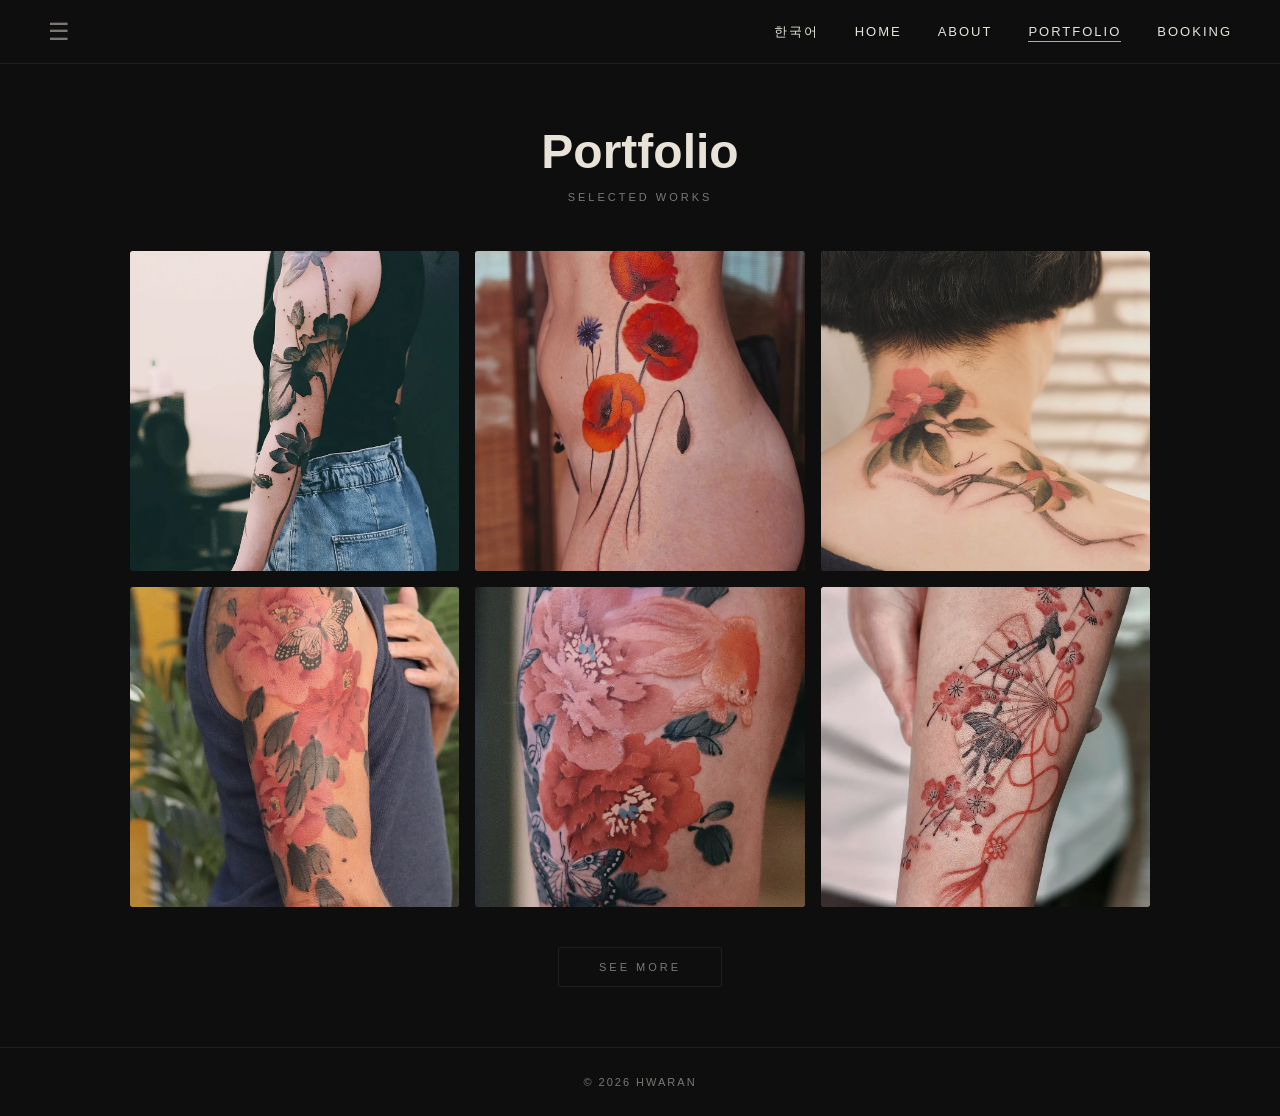
<file: portfolio.html>
<!DOCTYPE html>
<html lang="en">
<head>
    <meta charset="UTF-8">
    <meta name="viewport" content="width=device-width, initial-scale=1.0"/>

    <!-- Google tag (gtag.js) -->
    <script async src="https://www.googletagmanager.com/gtag/js?id=G-88E997X0PX"></script>
    <script>
      window.dataLayer = window.dataLayer || [];
      function gtag(){dataLayer.push(arguments);}
      gtag('js', new Date());
    
      gtag('config', 'G-88E997X0PX');
    </script>

    <link rel="alternate" hreflang="en" href="https://hwaran-tattoo.com/portfolio.html">
    <link rel="alternate" hreflang="ko" href="https://hwaran-tattoo.com/ko/portfolio.html">
    <link rel="alternate" hreflang="x-default" href="https://hwaran-tattoo.com/portfolio.html">

        <script>
    (function(){
      try {
        var pref = localStorage.getItem('hr_lang');
        if (pref === 'ko') {
          location.replace('ko/' + location.pathname.split('/').pop());
          return;
        }
        if (!pref) {
          fetch('https://ipapi.co/json/', { cache: 'no-store' })
            .then(function(r){ return r.json(); })
            .then(function(d){
              if (d && d.country_code === 'KR') {
                location.replace('ko/' + location.pathname.split('/').pop());
              }
            })
            .catch(function(){});
        }
      } catch(e) {}
    })();
    </script>
    
    <title>Portfolio | Hwa Ran</title>
    <link rel="icon" href="favicon.ico" sizes="any">
    <link rel="icon" type="image/png" sizes="32x32" href="img/favicon-32x32.png">
    <link rel="icon" type="image/png" sizes="16x16" href="img/favicon-16x16.png">
    <link rel="apple-touch-icon" sizes="180x180" href="img/apple-icon-180x180.png">
    <link rel="stylesheet" href="style.css"/>
</head>

<body>

<input type="checkbox" id="menu-toggle">

<header>
    <nav class="navbar">
        <label for="menu-toggle" class="menu-icon">☰</label>
        <ul class="nav-links">
            <li><a href="ko/portfolio.html" class="lang-switch" onclick="localStorage.setItem('hr_lang','ko')">한국어</a></li>
            <li><a href="index.html">Home</a></li>
            <li><a href="about.html">About</a></li>
            <li><a href="portfolio.html" class="active">Portfolio</a></li>
            <li><a href="booking.html">Booking</a></li>
        </ul>
    </nav>
</header>

<aside class="sidebar">
    <h3>Hwa Ran</h3>
    <ul>
        <li><a href="https://www.instagram.com/hwa.ran_tattoo/" target="_blank">Instagram</a></li>
        <!-- This is a comment 
        <li>Artworks</li>
        <li>Contact</li>
        -->
                <!-- Projects Section -->
        <div class="sidebar-projects">
            <input type="checkbox" id="proj-toggle">
            <label for="proj-toggle" class="proj-header">
                <span class="proj-arrow">▶</span>
                <span class="proj-title">// projects</span>
            </label>
            <ul class="proj-list">
             <!--  -->
            <li><a href="hwasan1.html">— hwasan1</a></li>
            </ul>
        </div>
    </ul>
</aside>

<label for="menu-toggle" class="overlay"></label>

<main class="main-content">
    <section class="portfolio fade-in">

        <h2>Portfolio</h2>
        <p class="portfolio-subtitle">Selected Works</p>

        <!-- See More toggle (checkbox trick) -->
        <input type="checkbox" id="show-more">

        <div class="portfolio-grid">

            <!-- first 6 immer da -->
            <a href="#lb1" class="lb-thumb">
                <img src="img/wk1.jpeg" alt="Work 1">
            </a>
            <div id="lb1" class="lightbox">
                <a href="#" class="lb-close" aria-label="Close"></a>
                <img src="img/wk1.jpeg" alt="Work 1">
            </div>

            <a href="#lb2" class="lb-thumb">
                <img src="img/wk2.jpeg" alt="Work 2">
            </a>
            <div id="lb2" class="lightbox">
                <a href="#" class="lb-close" aria-label="Close"></a>
                <img src="img/wk2.jpeg" alt="Work 2">
            </div>

            <a href="#lb3" class="lb-thumb">
                <img src="img/wk3.jpeg" alt="Work 3">
            </a>
            <div id="lb3" class="lightbox">
                <a href="#" class="lb-close" aria-label="Close"></a>
                <img src="img/wk3.jpeg" alt="Work 3">
            </div>

            <a href="#lb4" class="lb-thumb">
                <img src="img/wk4.jpeg" alt="Work 4">
            </a>
            <div id="lb4" class="lightbox">
                <a href="#" class="lb-close" aria-label="Close"></a>
                <img src="img/wk4.jpeg" alt="Work 4">
            </div>

            <a href="#lb5" class="lb-thumb">
                <img src="img/wk5.jpeg" alt="Work 5">
            </a>
            <div id="lb5" class="lightbox">
                <a href="#" class="lb-close" aria-label="Close"></a>
                <img src="img/wk5.jpeg" alt="Work 5">
            </div>

            <a href="#lb6" class="lb-thumb">
                <img src="img/wk6.jpeg" alt="Work 6">
            </a>
            <div id="lb6" class="lightbox">
                <a href="#" class="lb-close" aria-label="Close"></a>
                <img src="img/wk6.jpeg" alt="Work 6">
            </div>

            <!--extra — hide default, show-more:checked dann an -->
            <a href="#lb7" class="lb-thumb extra">
                <img src="img/wk7.jpeg" alt="Work 7">
            </a>
            <div id="lb7" class="lightbox">
                <a href="#" class="lb-close" aria-label="Close"></a>
                <img src="img/wk7.jpeg" alt="Work 7">
            </div>

            <a href="#lb8" class="lb-thumb extra">
                <img src="img/wk8.jpeg" alt="Work 8">
            </a>
            <div id="lb8" class="lightbox">
                <a href="#" class="lb-close" aria-label="Close"></a>
                <img src="img/wk8.jpeg" alt="Work 8">
            </div>

            <a href="#lb9" class="lb-thumb extra">
                <img src="img/wk9.jpeg" alt="Work 9">
            </a>
            <div id="lb9" class="lightbox">
                <a href="#" class="lb-close" aria-label="Close"></a>
                <img src="img/wk9.jpeg" alt="Work 9">
            </div>

            <a href="#lb10" class="lb-thumb extra">
                <img src="img/wk10.jpeg" alt="Work 10">
            </a>
            <div id="lb10" class="lightbox">
                <a href="#" class="lb-close" aria-label="Close"></a>
                <img src="img/wk10.jpeg" alt="Work 10">
            </div>
            <a href="#lb11" class="lb-thumb extra">
                <img src="img/wk11.jpeg" alt="Work 11">
            </a>
            <div id="lb11" class="lightbox">
                <a href="#" class="lb-close" aria-label="Close"></a>
                <img src="img/wk11.jpeg" alt="Work 11">
            </div>
            <a href="#lb12" class="lb-thumb extra">
                <img src="img/wk12.jpeg" alt="Work 12">
            </a>
            <div id="lb12" class="lightbox">
                <a href="#" class="lb-close" aria-label="Close"></a>
                <img src="img/wk12.jpeg" alt="Work 12">
            </div>
            <a href="#lb13" class="lb-thumb extra">
                <img src="img/wk13.jpg" alt="Work 13">
            </a>
            <div id="lb13" class="lightbox">
                <a href="#" class="lb-close" aria-label="Close"></a>
                <img src="img/wk13.jpg" alt="Work 13">
            </div>
            <a href="#lb14" class="lb-thumb extra">
                <img src="img/wk14.jpg" alt="Work 14">
            </a>
            <div id="lb14" class="lightbox">
                <a href="#" class="lb-close" aria-label="Close"></a>
                <img src="img/wk14.jpg" alt="Work 14">
            </div>
            <a href="#lb15" class="lb-thumb extra">
                <img src="img/wk15.jpg" alt="Work 15">
            </a>
            <div id="lb15" class="lightbox">
                <a href="#" class="lb-close" aria-label="Close"></a>
                <img src="img/wk15.jpg" alt="Work 15">
            </div>
            <a href="#lb16" class="lb-thumb extra">
                <img src="img/wk16.jpg" alt="Work 16">
            </a>
            <div id="lb16" class="lightbox">
                <a href="#" class="lb-close" aria-label="Close"></a>
                <img src="img/wk16.jpg" alt="Work 16">
            </div>
            <a href="#lb17" class="lb-thumb extra">
                <img src="img/wk17.jpg" alt="Work 17">
            </a>
            <div id="lb17" class="lightbox">
                <a href="#" class="lb-close" aria-label="Close"></a>
                <img src="img/wk17.jpg" alt="Work 17">
            </div>
            <a href="#lb18" class="lb-thumb extra">
                <img src="img/wk18.jpg" alt="Work 18">
            </a>
            <div id="lb18" class="lightbox">
                <a href="#" class="lb-close" aria-label="Close"></a>
                <img src="img/wk18.jpg" alt="Work 18">
            </div>
            <a href="#lb19" class="lb-thumb extra">
                <img src="img/wk19.jpg" alt="Work 19">
            </a>
            <div id="lb19" class="lightbox">
                <a href="#" class="lb-close" aria-label="Close"></a>
                <img src="img/wk19.jpg" alt="Work 19">
            </div>
            
            <a href="#lb20" class="lb-thumb extra">
                <img src="img/wk20.jpeg" alt="Work 20">
            </a>
            <div id="lb20" class="lightbox">
                <a href="#" class="lb-close" aria-label="Close"></a>
                <img src="img/wk20.jpeg" alt="Work 20">
            </div>
           

            <a href="#lb21" class="lb-thumb extra">
                <img src="img/wk21.jpeg" alt="Work 21">
            </a>
            <div id="lb21" class="lightbox">
                <a href="#" class="lb-close" aria-label="Close"></a>
                <img src="img/wk21.jpeg" alt="Work 21">
            </div>

            <a href="#lb22" class="lb-thumb extra">
                <img src="img/wk22.jpeg" alt="Work 22">
            </a>
            <div id="lb22" class="lightbox">
                <a href="#" class="lb-close" aria-label="Close"></a>
                <img src="img/wk22.jpeg" alt="Work 22">
            </div>

            <a href="#lb23" class="lb-thumb extra">
                <img src="img/wk23.jpeg" alt="Work 23">
            </a>
            <div id="lb23" class="lightbox">
                <a href="#" class="lb-close" aria-label="Close"></a>
                <img src="img/wk23.jpeg" alt="Work 23">
            </div>

            <a href="#lb24" class="lb-thumb extra">
                <img src="img/wk24.jpeg" alt="Work 24">
            </a>
            <div id="lb24" class="lightbox">
                <a href="#" class="lb-close" aria-label="Close"></a>
                <img src="img/wk24.jpeg" alt="Work 24">
            </div>
            <!-- wenn mehr dann, class="lb-thumb extra" hinzufuegen -->

        </div>

        <!-- btn  — jeweils  -->
        <label for="show-more" class="see-more-btn">
            <span class="label-more">See More</span>
            <span class="label-less">Show Less</span>
        </label>

    </section>
</main>

<footer class="bottom-banner">
    <p>&copy; 2026 HwaRan</p>
</footer>

</body>
</html>
</file>
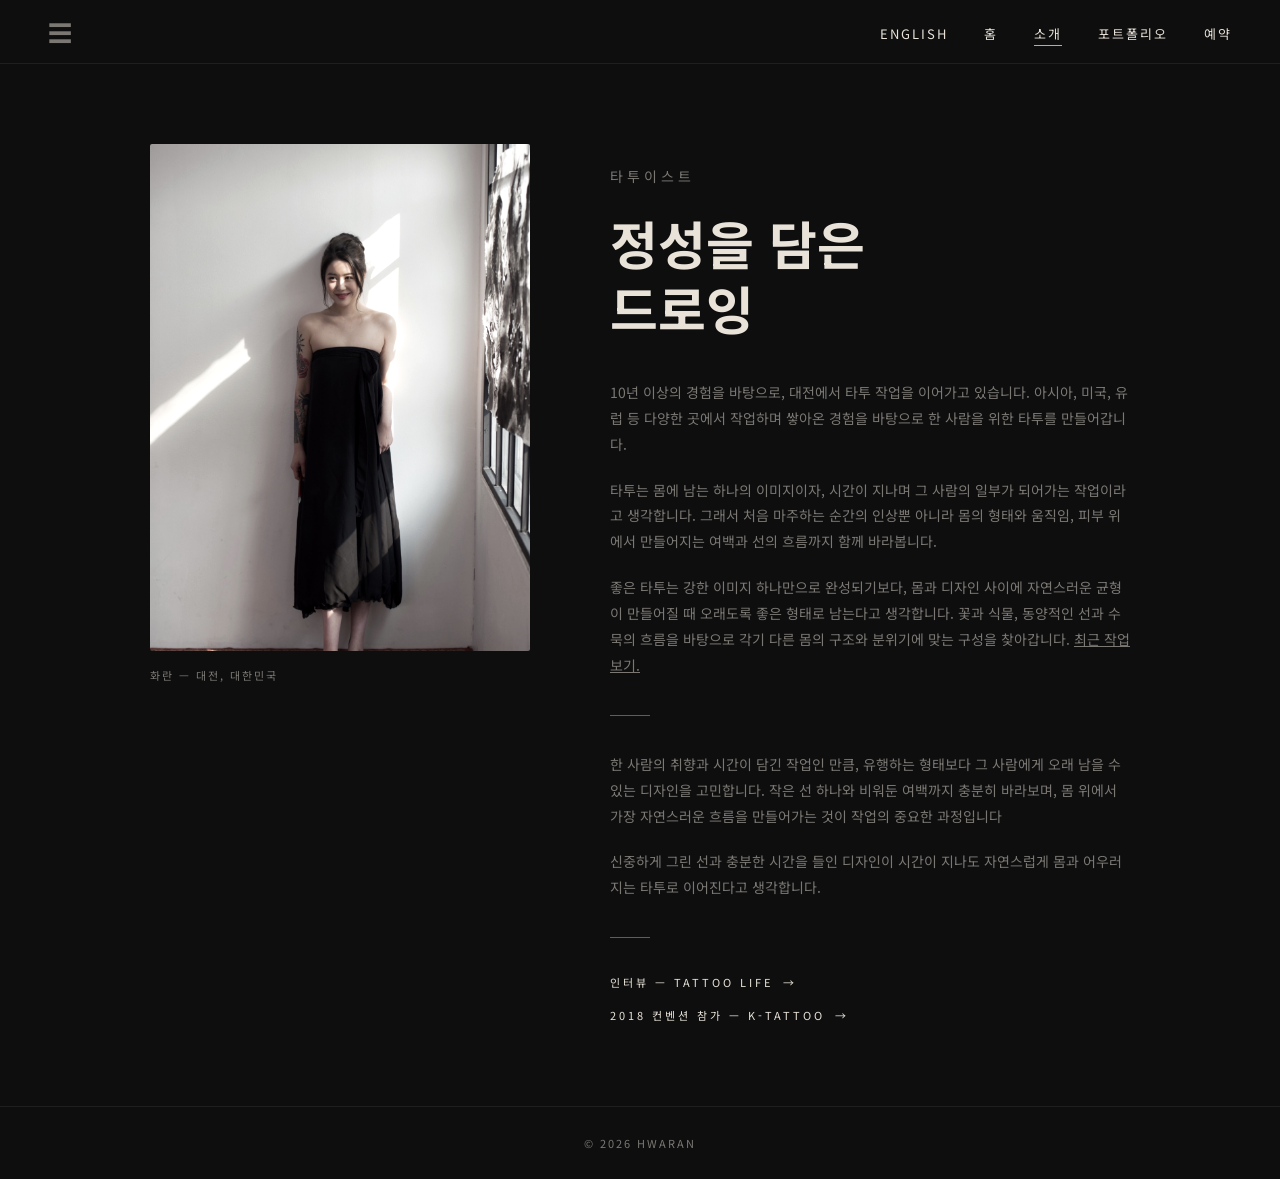
<file: ko/about.html>
<!DOCTYPE html>
<html lang="ko">
<head>
    <meta charset="UTF-8">
    <meta name="viewport" content="width=device-width, initial-scale=1.0"/>

    <meta name="naver-site-verification" content="615af2f1063d48162594e527a71b4f310e3d43f4" />
    
    <!-- Google tag (gtag.js) -->
    <script async src="https://www.googletagmanager.com/gtag/js?id=G-88E997X0PX"></script>
    <script>
      window.dataLayer = window.dataLayer || [];
      function gtag(){dataLayer.push(arguments);}
      gtag('js', new Date());
    
      gtag('config', 'G-88E997X0PX');
    </script>

    <link rel="alternate" hreflang="en" href="https://hwaran-tattoo.com/about.html">
    <link rel="alternate" hreflang="ko" href="https://hwaran-tattoo.com/ko/about.html">
    <link rel="alternate" hreflang="x-default" href="https://hwaran-tattoo.com/about.html">
        <script>
        (function(){
          try {
            var pref = localStorage.getItem('hr_lang');
            if (pref === 'en') {
              location.replace('../' + location.pathname.split('/').pop());
              return;
            }
        
          } catch(e) {}
        })();
        </script>
    <title>대전타투 화란타투 | 작업 철학과 소개</title>
    <meta name="description" content="대전타투 화란타투. 동양의 선과 수묵의 흐름, 꽃과 자연의 형태를 바탕으로 한 커스텀 타투 작업과 작업 철학을 소개합니다.">
    <link rel="icon" href="../favicon.ico" sizes="any">
    <link rel="icon" type="image/png" sizes="32x32" href="../img/favicon-32x32.png">
    <link rel="icon" type="image/png" sizes="16x16" href="../img/favicon-16x16.png">
    <link rel="apple-touch-icon" sizes="180x180" href="../img/apple-icon-180x180.png">
    <link rel="preconnect" href="https://fonts.googleapis.com">
    <link rel="preconnect" href="https://fonts.gstatic.com" crossorigin>
    <link href="https://fonts.googleapis.com/css2?family=Noto+Sans+KR:wght@400;500;600;700&display=swap" rel="stylesheet">
    <link rel="stylesheet" href="../style.css"/>

    <div id="petalContainer"></div>
    
    <script>
    const container = document.getElementById('petalContainer');
    
    const PETAL_COUNT = 18;
    
    for (let i = 0; i < PETAL_COUNT; i++) {
      const p = document.createElement('div');
    
      p.className = 'petal';
    
      const left = Math.random() * 100;
      const duration = 10 + Math.random() * 10;
      const delay = Math.random() * 10;
      const scale = 0.6 + Math.random() * 0.8;
    
      p.style.left = left + '%';
      p.style.animationDuration = duration + 's';
      p.style.animationDelay = '-' + delay + 's';
      p.style.transform = `scale(${scale})`;
    
      container.appendChild(p);
    }
    </script>  
    
</head>

<body>

<input type="checkbox" id="menu-toggle">

<header>
    <nav class="navbar">
        <label for="menu-toggle" class="menu-icon">☰</label>
        <ul class="nav-links">
            <li><a href="../about.html" class="lang-switch"onclick="localStorage.setItem('hr_lang','en')">English</a></li>
            <li><a href="index.html">홈</a></li>
            <li><a href="about.html" class="active">소개</a></li>
            <li><a href="portfolio.html">포트폴리오</a></li>
            <li><a href="booking.html">예약</a></li>
        </ul>
    </nav>
</header>

<aside class="sidebar">
    <h3>Hwa Ran</h3>
    <ul>
        <li><a href="https://www.instagram.com/hwa.ran_tattoo/" target="_blank">Instagram</a></li>
        <!-- This is a comment 
        <li>Artworks</li>
        <li>Contact</li>
        -->
                <!-- Projects Section -->
        <div class="sidebar-projects">
            <input type="checkbox" id="proj-toggle">
            <label for="proj-toggle" class="proj-header">
                <span class="proj-arrow">▶</span>
                <span class="proj-title">// projects</span>
            </label>
            <ul class="proj-list">
             <!--  -->
            <li><a href="../hwasan1.html">— hwasan1</a></li>
            </ul>
        </div>
    </ul>
</aside>

<label for="menu-toggle" class="overlay"></label>

<main class="main-content">
    <section class="about-page fade-in">

        <!-- LEFT: IMAGE -->
        <div class="about-image-col">
            <img src="../img/yj2.jpg" alt="Hwa Ran">
            <p class="about-image-caption">화란 — 대전, 대한민국</p>
        </div>

        <!-- RIGHT: TEXT -->
        <div class="about-text-col">

            <p class="about-eyebrow">타투이스트</p>

            <h2>정성을 담은<br>드로잉</h2>

            <p>
                10년 이상의 경험을 바탕으로, 대전에서 타투 작업을 이어가고 있습니다.
                아시아, 미국, 유럽 등 다양한 곳에서 작업하며 쌓아온 경험을 바탕으로
                한 사람을 위한 타투를 만들어갑니다.
            </p>
            
            <p>   
            타투는 몸에 남는 하나의 이미지이자, 시간이 지나며 그 사람의 일부가 되어가는 작업이라고 생각합니다.
            그래서 처음 마주하는 순간의 인상뿐 아니라 몸의 형태와 움직임, 피부 위에서 만들어지는 여백과 선의 흐름까지 함께 바라봅니다.
            </p>
            
            <p>
            좋은 타투는 강한 이미지 하나만으로 완성되기보다, 몸과 디자인 사이에 자연스러운 균형이 만들어질 때
            오래도록 좋은 형태로 남는다고 생각합니다. 
            꽃과 식물, 동양적인 선과 수묵의 흐름을 바탕으로 각기 다른 몸의 구조와 분위기에 맞는 구성을 찾아갑니다.
            <a class="about-link-inline" href="portfolio.html">최근 작업 보기.</a>
            </p>

            <div class="about-divider"></div>

            <p>
            한 사람의 취향과 시간이 담긴 작업인 만큼, 유행하는 형태보다 그 사람에게 오래 남을 수 있는 디자인을 고민합니다.
            작은 선 하나와 비워둔 여백까지 충분히 바라보며, 
            몸 위에서 가장 자연스러운 흐름을 만들어가는 것이 작업의 중요한 과정입니다
            </p>

            <p>
                신중하게 그린 선과 충분한 시간을 들인 디자인이
                시간이 지나도 자연스럽게 몸과 어우러지는 타투로 이어진다고 생각합니다.
            </p>

            <div class="about-divider"></div>

            <div class="about-links-group">
                <a class="about-link"
                href="https://www.tattoolife.com/hwaran-and-the-importance-of-drawing-with-care/"
                target="_blank">
                    인터뷰 — Tattoo Life
                </a>

                <a class="about-link"
                href="http://www.k-tattoo.kr/bbs_detail.php?bbs_num=108&tb=board_2018_entry&id=&pg="
                target="_blank">
                    2018 컨벤션 참가 — K-Tattoo
                </a>
            </div>

        </div>

    </section>
</main>

<footer class="bottom-banner">
    <p>&copy; 2026 HwaRan</p>
</footer>

</body>
</html>
</file>
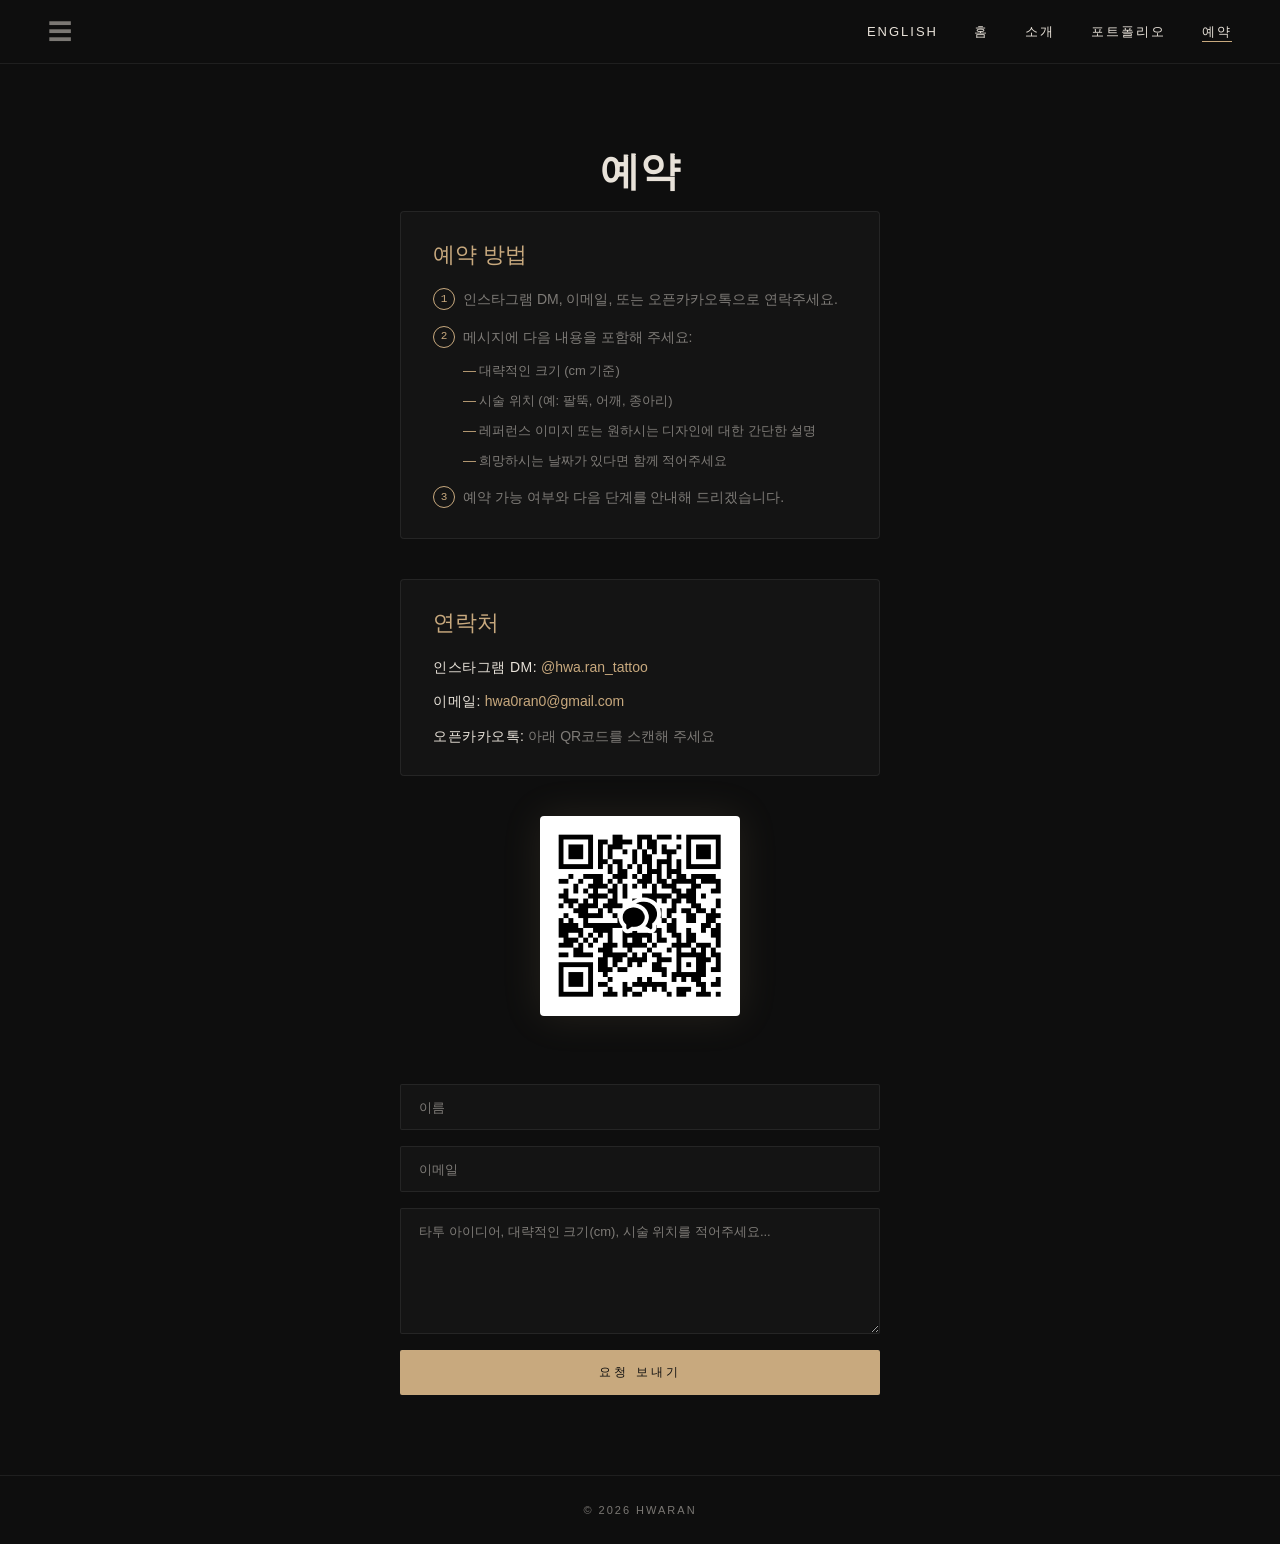
<file: ko/booking.html>
<!DOCTYPE html>
<html lang="ko">
<head>
    <meta charset="UTF-8">
    <meta name="viewport" content="width=device-width, initial-scale=1.0"/>

    <meta name="naver-site-verification" content="615af2f1063d48162594e527a71b4f310e3d43f4" />

    <!-- Google tag (gtag.js) -->
    <script async src="https://www.googletagmanager.com/gtag/js?id=G-88E997X0PX"></script>
    <script>
      window.dataLayer = window.dataLayer || [];
      function gtag(){dataLayer.push(arguments);}
      gtag('js', new Date());
    
      gtag('config', 'G-88E997X0PX');
    </script>

    <link rel="alternate" hreflang="en" href="https://hwaran-tattoo.com/booking.html">
    <link rel="alternate" hreflang="ko" href="https://hwaran-tattoo.com/ko/booking.html">
    <link rel="alternate" hreflang="x-default" href="https://hwaran-tattoo.com/booking.html">

        <script>
    (function(){
      try {
        var pref = localStorage.getItem('hr_lang');
        if (pref === 'en') {
          location.replace('../' + location.pathname.split('/').pop());
          return;
        }

      } catch(e) {}
    })();
    </script>

    <title>예약 | Hwa Ran</title>
    <link rel="icon" href="../favicon.ico" sizes="any">
    <link rel="icon" type="image/png" sizes="32x32" href="../img/favicon-32x32.png">
    <link rel="icon" type="image/png" sizes="16x16" href="../img/favicon-16x16.png">
    <link rel="apple-touch-icon" sizes="180x180" href="../img/apple-icon-180x180.png">
    <link rel="stylesheet" href="../style.css"/>

    <div id="petalContainer"></div>

    <script>
    const container = document.getElementById('petalContainer');
    
    const PETAL_COUNT = 18;
    
    for (let i = 0; i < PETAL_COUNT; i++) {
      const p = document.createElement('div');
    
      p.className = 'petal';
    
      const left = Math.random() * 100;
      const duration = 10 + Math.random() * 10;
      const delay = Math.random() * 10;
      const scale = 0.6 + Math.random() * 0.8;
    
      p.style.left = left + '%';
      p.style.animationDuration = duration + 's';
      p.style.animationDelay = '-' + delay + 's';
      p.style.transform = `scale(${scale})`;
    
      container.appendChild(p);
    }
    </script>  
        
</head>

<body>

<input type="checkbox" id="menu-toggle">

<header>
    <nav class="navbar">
        <label for="menu-toggle" class="menu-icon">☰</label>
        <ul class="nav-links">
            <li><a href="../booking.html" class="lang-switch"onclick="localStorage.setItem('hr_lang','en')">English</a></li>
            <li><a href="index.html">홈</a></li>
            <li><a href="about.html">소개</a></li>
            <li><a href="portfolio.html">포트폴리오</a></li>
            <li><a href="booking.html" class="active">예약</a></li>
        </ul>
    </nav>
</header>

<aside class="sidebar">
    <h3>Hwa Ran</h3>
    <ul>
        <li><a href="https://www.instagram.com/hwa.ran_tattoo/" target="_blank">Instagram</a></li>
        <!-- This is a comment 
        <li>Artworks</li>
        <li>Contact</li>
        
        -->
                <!-- Projects Section -->
        <div class="sidebar-projects">
            <input type="checkbox" id="proj-toggle">
            <label for="proj-toggle" class="proj-header">
                <span class="proj-arrow">▶</span>
                <span class="proj-title">// projects</span>
            </label>
            <ul class="proj-list">
             <!--  -->
            <li><a href="../hwasan1.html">— hwasan1</a></li>
            </ul>
        </div>
    </ul>
</aside>

<label for="menu-toggle" class="overlay"></label>

<main class="main-content">
    <section class="booking fade-in">
     <h2>예약</h2>
        <div class="booking-info">
            <h3>예약 방법</h3>
            <ol>
                <li>인스타그램 DM, 이메일, 또는 오픈카카오톡으로 연락주세요.</li>
                <li>메시지에 다음 내용을 포함해 주세요:
                    <ul>
                        <li>대략적인 크기 (cm 기준)</li>
                        <li>시술 위치 (예: 팔뚝, 어깨, 종아리)</li>
                        <li>레퍼런스 이미지 또는 원하시는 디자인에 대한 간단한 설명</li>
                        <li>희망하시는 날짜가 있다면 함께 적어주세요</li>
                    </ul>
                </li>
                <li>예약 가능 여부와 다음 단계를 안내해 드리겠습니다.</li>
            </ol>
        </div>

        <div class="contact-methods">
            <h3>연락처</h3>
            <ul>
                <li><strong>인스타그램 DM:</strong> <a href="https://www.instagram.com/hwa.ran_tattoo/" target="_blank">@hwa.ran_tattoo</a></li>
                <li><strong>이메일:</strong> <a href="mailto:hwa0ran0@gmail.com">hwa0ran0@gmail.com</a></li>
                <li><strong>오픈카카오톡:</strong> 아래 QR코드를 스캔해 주세요</li>
            </ul>
        </div>

        <div class="qr-area">
            <img src="../img/qr.jpeg" alt="카카오톡 QR 코드"/>
        </div>

   <form class="booking-form"
              action="mailto:hwa0ran0@gmail.com"
              method="post"
              enctype="text/plain">

            <input type="text"  placeholder="이름"  required>
            <input type="email" placeholder="이메일" required>
            <textarea placeholder="타투 아이디어, 대략적인 크기(cm), 시술 위치를 적어주세요..." rows="6" required></textarea>
            <button type="submit">요청 보내기</button>
        </form>

    </section>

</main>

<footer class="bottom-banner">
    <p>&copy; 2026 HwaRan</p>
</footer>

</body>
</html>
</file>
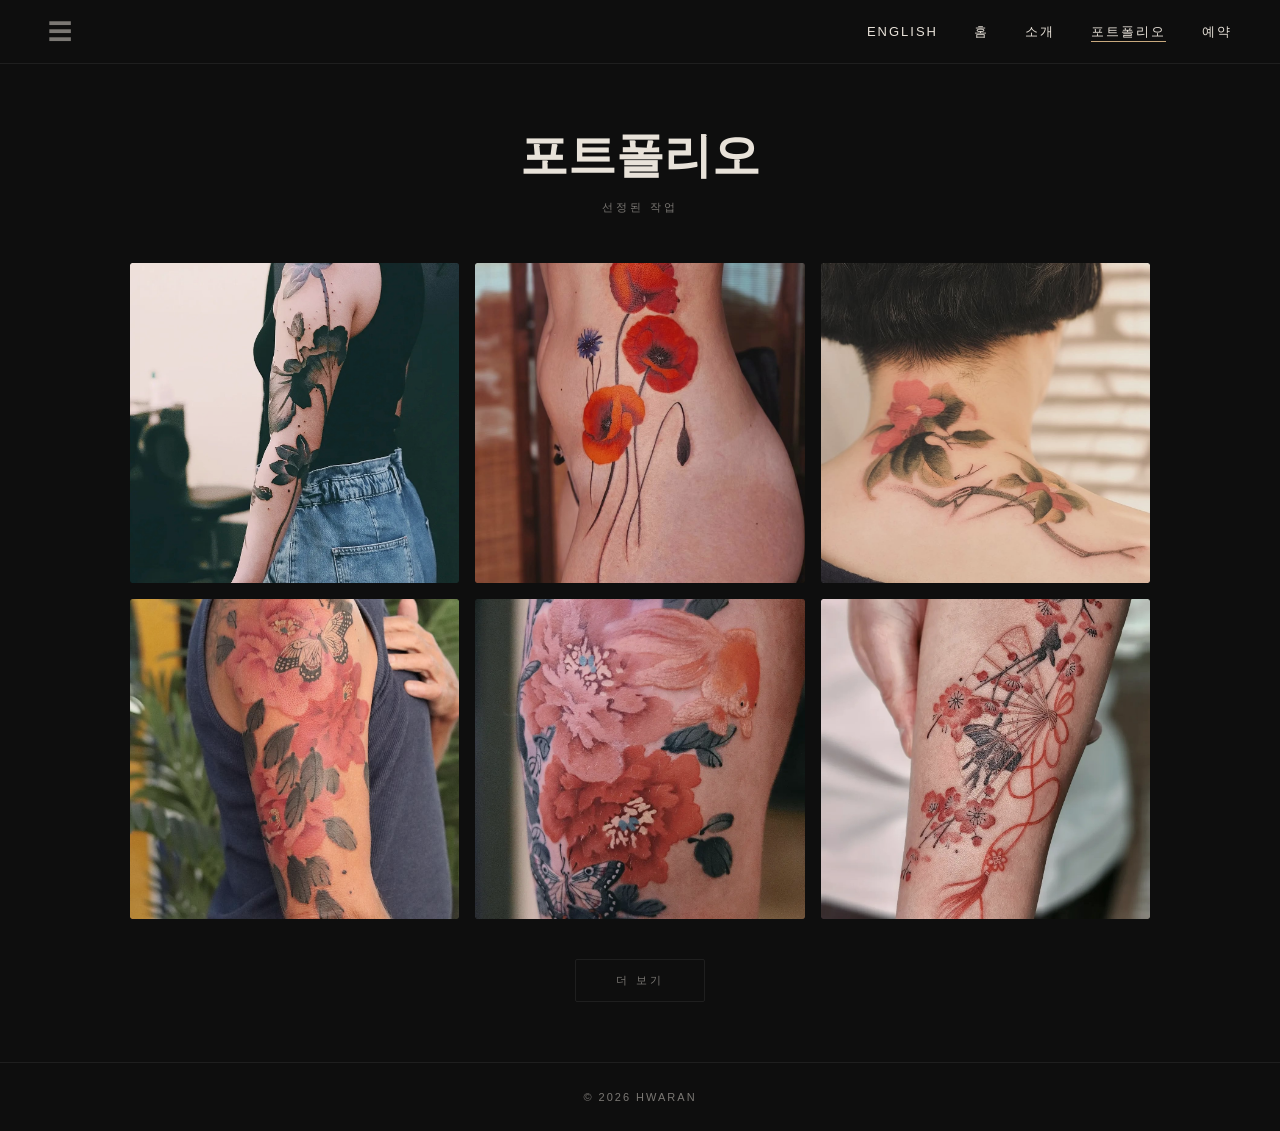
<file: ko/portfolio.html>
<!DOCTYPE html>
<html lang="ko">
<head>
    <meta charset="UTF-8">
    <meta name="viewport" content="width=device-width, initial-scale=1.0"/>

    <meta name="naver-site-verification" content="615af2f1063d48162594e527a71b4f310e3d43f4" />

    <!-- Google tag (gtag.js) -->
    <script async src="https://www.googletagmanager.com/gtag/js?id=G-88E997X0PX"></script>
    <script>
      window.dataLayer = window.dataLayer || [];
      function gtag(){dataLayer.push(arguments);}
      gtag('js', new Date());
    
      gtag('config', 'G-88E997X0PX');
    </script>
    
    <link rel="alternate" hreflang="en" href="https://hwaran-tattoo.com/portfolio.html">
    <link rel="alternate" hreflang="ko" href="https://hwaran-tattoo.com/ko/portfolio.html">
    <link rel="alternate" hreflang="x-default" href="https://hwaran-tattoo.com/portfolio.html">

        <script>
    (function(){
      try {
        var pref = localStorage.getItem('hr_lang');
        if (pref === 'en') {
          location.replace('../' + location.pathname.split('/').pop());
          return;
        }
    
      } catch(e) {}
    })();
    </script>

    <title>포트폴리오 | Hwa Ran</title>
    <link rel="icon" href="../favicon.ico" sizes="any">
    <link rel="icon" type="image/png" sizes="32x32" href="../img/favicon-32x32.png">
    <link rel="icon" type="image/png" sizes="16x16" href="../img/favicon-16x16.png">
    <link rel="apple-touch-icon" sizes="180x180" href="../img/apple-icon-180x180.png">
    <link rel="stylesheet" href="../style.css"/>

        <div id="petalContainer"></div>

    <script>
    const container = document.getElementById('petalContainer');
    
    const PETAL_COUNT = 18;
    
    for (let i = 0; i < PETAL_COUNT; i++) {
      const p = document.createElement('div');
    
      p.className = 'petal';
    
      const left = Math.random() * 100;
      const duration = 10 + Math.random() * 10;
      const delay = Math.random() * 10;
      const scale = 0.6 + Math.random() * 0.8;
    
      p.style.left = left + '%';
      p.style.animationDuration = duration + 's';
      p.style.animationDelay = '-' + delay + 's';
      p.style.transform = `scale(${scale})`;
    
      container.appendChild(p);
    }
    </script>  
    
</head>

<body>

<input type="checkbox" id="menu-toggle">

<header>
    <nav class="navbar">
        <label for="menu-toggle" class="menu-icon">☰</label>
        <ul class="nav-links">
            <li><a href="../portfolio.html" class="lang-switch"onclick="localStorage.setItem('hr_lang','en')">English</a></li>
            <li><a href="index.html">홈</a></li>
            <li><a href="about.html">소개</a></li>
            <li><a href="portfolio.html" class="active">포트폴리오</a></li>
            <li><a href="booking.html">예약</a></li>
        </ul>
    </nav>
</header>

<aside class="sidebar">
    <h3>Hwa Ran</h3>
    <ul>
        <li><a href="https://www.instagram.com/hwa.ran_tattoo/" target="_blank">Instagram</a></li>
        <!-- This is a comment 
        <li>Artworks</li>
        <li>Contact</li>
        -->
                <!-- Projects Section -->
        <div class="sidebar-projects">
            <input type="checkbox" id="proj-toggle">
            <label for="proj-toggle" class="proj-header">
                <span class="proj-arrow">▶</span>
                <span class="proj-title">// projects</span>
            </label>
            <ul class="proj-list">
             <!--  -->
            <li><a href="../hwasan1.html">— hwasan1</a></li>
            </ul>
        </div>
    </ul>
</aside>

<label for="menu-toggle" class="overlay"></label>

<main class="main-content">
    <section class="portfolio fade-in">

        <h2>포트폴리오</h2>
        <p class="portfolio-subtitle">선정된 작업</p>

        <!-- See More toggle (checkbox trick) -->
        <input type="checkbox" id="show-more">

        <div class="portfolio-grid">

            <!-- first 6 immer da -->
            <a href="#lb1" class="lb-thumb">
                <img src="../img/wk1.jpeg" alt="작업 1">
            </a>
            <div id="lb1" class="lightbox">
                <a href="#" class="lb-close" aria-label="Close"></a>
                <img src="../img/wk1.jpeg" alt="작업 1">
            </div>

            <a href="#lb2" class="lb-thumb">
                <img src="../img/wk2.jpeg" alt="작업 2">
            </a>
            <div id="lb2" class="lightbox">
                <a href="#" class="lb-close" aria-label="Close"></a>
                <img src="../img/wk2.jpeg" alt="작업 2">
            </div>

            <a href="#lb3" class="lb-thumb">
                <img src="../img/wk3.jpeg" alt="작업 3">
            </a>
            <div id="lb3" class="lightbox">
                <a href="#" class="lb-close" aria-label="Close"></a>
                <img src="../img/wk3.jpeg" alt="작업 3">
            </div>

            <a href="#lb4" class="lb-thumb">
                <img src="../img/wk4.jpeg" alt="작업 4">
            </a>
            <div id="lb4" class="lightbox">
                <a href="#" class="lb-close" aria-label="Close"></a>
                <img src="../img/wk4.jpeg" alt="작업 4">
            </div>

            <a href="#lb5" class="lb-thumb">
                <img src="../img/wk5.jpeg" alt="작업 5">
            </a>
            <div id="lb5" class="lightbox">
                <a href="#" class="lb-close" aria-label="Close"></a>
                <img src="../img/wk5.jpeg" alt="작업 5">
            </div>

            <a href="#lb6" class="lb-thumb">
                <img src="../img/wk6.jpeg" alt="작업 6">
            </a>
            <div id="lb6" class="lightbox">
                <a href="#" class="lb-close" aria-label="Close"></a>
                <img src="../img/wk6.jpeg" alt="작업 6">
            </div>

            <!--extra — hide default, show-more:checked dann an -->
            <a href="#lb7" class="lb-thumb extra">
                <img src="../img/wk7.jpeg" alt="작업 7">
            </a>
            <div id="lb7" class="lightbox">
                <a href="#" class="lb-close" aria-label="Close"></a>
                <img src="../img/wk7.jpeg" alt="작업 7">
            </div>

            <a href="#lb8" class="lb-thumb extra">
                <img src="../img/wk8.jpeg" alt="작업 8">
            </a>
            <div id="lb8" class="lightbox">
                <a href="#" class="lb-close" aria-label="Close"></a>
                <img src="../img/wk8.jpeg" alt="작업 8">
            </div>

            <a href="#lb9" class="lb-thumb extra">
                <img src="../img/wk9.jpeg" alt="작업 9">
            </a>
            <div id="lb9" class="lightbox">
                <a href="#" class="lb-close" aria-label="Close"></a>
                <img src="../img/wk9.jpeg" alt="작업 9">
            </div>

            <a href="#lb10" class="lb-thumb extra">
                <img src="../img/wk10.jpeg" alt="작업 10">
            </a>
            <div id="lb10" class="lightbox">
                <a href="#" class="lb-close" aria-label="Close"></a>
                <img src="../img/wk10.jpeg" alt="작업 10">
            </div>
            <a href="#lb11" class="lb-thumb extra">
                <img src="../img/wk11.jpeg" alt="작업 11">
            </a>
            <div id="lb11" class="lightbox">
                <a href="#" class="lb-close" aria-label="Close"></a>
                <img src="../img/wk11.jpeg" alt="작업 11">
            </div>
            <a href="#lb12" class="lb-thumb extra">
                <img src="../img/wk12.jpeg" alt="작업 12">
            </a>
            <div id="lb12" class="lightbox">
                <a href="#" class="lb-close" aria-label="Close"></a>
                <img src="../img/wk12.jpeg" alt="작업 12">
            </div>
            <a href="#lb13" class="lb-thumb extra">
                <img src="../img/wk13.jpg" alt="작업 13">
            </a>
            <div id="lb13" class="lightbox">
                <a href="#" class="lb-close" aria-label="Close"></a>
                <img src="../img/wk13.jpg" alt="작업 13">
            </div>
            <a href="#lb14" class="lb-thumb extra">
                <img src="../img/wk14.jpg" alt="작업 14">
            </a>
            <div id="lb14" class="lightbox">
                <a href="#" class="lb-close" aria-label="Close"></a>
                <img src="../img/wk14.jpg" alt="작업 14">
            </div>
            <a href="#lb15" class="lb-thumb extra">
                <img src="../img/wk15.jpg" alt="작업 15">
            </a>
            <div id="lb15" class="lightbox">
                <a href="#" class="lb-close" aria-label="Close"></a>
                <img src="../img/wk15.jpg" alt="작업 15">
            </div>
            <a href="#lb16" class="lb-thumb extra">
                <img src="../img/wk16.jpg" alt="작업 16">
            </a>
            <div id="lb16" class="lightbox">
                <a href="#" class="lb-close" aria-label="Close"></a>
                <img src="../img/wk16.jpg" alt="작업 16">
            </div>
            <a href="#lb17" class="lb-thumb extra">
                <img src="../img/wk17.jpg" alt="작업 17">
            </a>
            <div id="lb17" class="lightbox">
                <a href="#" class="lb-close" aria-label="Close"></a>
                <img src="../img/wk17.jpg" alt="작업 17">
            </div>
            <a href="#lb18" class="lb-thumb extra">
                <img src="../img/wk18.jpg" alt="작업 18">
            </a>
            <div id="lb18" class="lightbox">
                <a href="#" class="lb-close" aria-label="Close"></a>
                <img src="../img/wk18.jpg" alt="작업 18">
            </div>
            <a href="#lb19" class="lb-thumb extra">
                <img src="../img/wk19.jpg" alt="작업 19">
            </a>
            <div id="lb19" class="lightbox">
                <a href="#" class="lb-close" aria-label="Close"></a>
                <img src="../img/wk19.jpg" alt="작업 19">
            </div>

            <a href="#lb20" class="lb-thumb extra">
                <img src="../img/wk20.jpeg" alt="작업 20">
            </a>
            <div id="lb20" class="lightbox">
                <a href="#" class="lb-close" aria-label="Close"></a>
                <img src="../img/wk20.jpeg" alt="작업 20">
            </div>

            <a href="#lb21" class="lb-thumb extra">
                <img src="../img/wk21.jpeg" alt="작업 21">
            </a>
            <div id="lb21" class="lightbox">
                <a href="#" class="lb-close" aria-label="Close"></a>
                <img src="../img/wk21.jpeg" alt="작업 21">
            </div>

            <a href="#lb22" class="lb-thumb extra">
                <img src="../img/wk22.jpeg" alt="작업 22">
            </a>
            <div id="lb22" class="lightbox">
                <a href="#" class="lb-close" aria-label="Close"></a>
                <img src="../img/wk22.jpeg" alt="작업 22">
            </div>

            <a href="#lb23" class="lb-thumb extra">
                <img src="../img/wk23.jpeg" alt="작업 23">
            </a>
            <div id="lb23" class="lightbox">
                <a href="#" class="lb-close" aria-label="Close"></a>
                <img src="../img/wk23.jpeg" alt="작업 23">
            </div>

            <a href="#lb24" class="lb-thumb extra">
                <img src="../img/wk24.jpeg" alt="작업 24">
            </a>
            <div id="lb24" class="lightbox">
                <a href="#" class="lb-close" aria-label="Close"></a>
                <img src="../img/wk24.jpeg" alt="작업 24">
            </div>
            
            <!-- wenn mehr dann, class="lb-thumb extra" hinzufuegen -->

        </div>

        <!-- btn  — jeweils  -->
        <label for="show-more" class="see-more-btn">
            <span class="label-more">더 보기</span>
            <span class="label-less">접기</span>
        </label>

    </section>
</main>

<footer class="bottom-banner">
    <p>&copy; 2026 HwaRan</p>
</footer>

</body>
</html>
</file>
<file: style.css>
/* =========================
   RESET
========================= */

* {
    margin: 0;
    padding: 0;
    box-sizing: border-box;
}

/* =========================
   FONTS
========================= */

@import url('https://fonts.googleapis.com/css2?family=Share+Tech+Mono&display=swap');

@import url('https://fonts.googleapis.com/css2?family=Cormorant+Garamond:ital,wght@0,300;0,400;1,300;1,400&family=Noto+Sans+KR:wght@300;400&display=swap');

/* =========================
   CSS VARIABLES
========================= */

:root {
    --bg:        #0e0e0e;
    --surface:   #141414;
    --border:    rgba(255,255,255,0.07);
    --accent:    #c8a97e;        /* warm gold */
    --accent2:   #ff4d6d;
    --text:      #e8e2d9;
    --muted:     rgba(232,226,217,0.5);
    --nav-h:     64px;
}

/* =========================
   BASE
========================= */

body {
    font-family: 'Noto Sans KR', sans-serif;
    background: var(--bg);
    color: var(--text);
    overflow-x: hidden;
}

/* =========================
   HEADER / NAV
========================= */

header {
    position: fixed;
    top: 0;
    left: 0;
    width: 100%;
    height: var(--nav-h);

    background: var(--bg);           
    border-bottom: 1px solid var(--border);

    z-index: 1000;
}

/* NAV CONTAINER */
.navbar {
    height: 100%;
    display: flex;
    align-items: center;
    justify-content: space-between;
    padding: 0 48px;
}

/* =========================
   MENU TOGGLE
========================= */

#menu-toggle {
    display: none;
}

/* ☰ BUTTON */
.menu-icon {
    font-size: 24px;
    cursor: pointer;
    color: var(--muted);
    letter-spacing: 2px;
    transition: color 0.3s;
    user-select: none;
}

.menu-icon:hover {
    color: var(--text);
}

/* NAV LINKS */
.nav-links {
    list-style: none;
    display: flex;
    gap: 36px;
}

.nav-links a {
    text-decoration: none;
    color: var(--muted);
    font-size: 13px;
    letter-spacing: 2px;
    text-transform: uppercase;
    transition: color 0.3s;
}

.nav-links a:hover {
    color: var(--accent);
}

/* 현재 페이지 표시 */
.nav-links a.active {
    color: var(--text);
    border-bottom: 1px solid var(--accent);
    padding-bottom: 2px;
}

/* =========================
   SIDEBAR
========================= */

.sidebar {
    position: fixed;
    top: 0;
    left: 0;

    width: 240px;
    height: 100vh;

    background: var(--surface);
    border-right: 1px solid var(--border);

    padding: 32px 28px;
    padding-top: calc(var(--nav-h) + 32px); 

    transform: translateX(-260px);
    transition: transform 0.35s cubic-bezier(0.4,0,0.2,1);

    z-index: 1001;
}

/* OPEN SIDEBAR */
#menu-toggle:checked ~ .sidebar {
    transform: translateX(0);
}

/* SIDEBAR TITLE */
.sidebar h3 {
    font-family: 'Cormorant Garamond', serif;
    font-size: 22px;          
    font-weight: 300;
    letter-spacing: 3px;
    color: var(--accent);
    margin-bottom: 32px;
    text-transform: uppercase;
}

/* SIDEBAR LIST */
.sidebar ul {
    list-style: none;
}

.sidebar li {
    margin: 0;
    border-bottom: 1px solid var(--border);
}

.sidebar li:first-child {
    border-top: 1px solid var(--border);
}

/* SIDEBAR LINKS & ITEMS */
.sidebar li a,
.sidebar li span,
.sidebar li {
    display: block;
    padding: 14px 0;

    font-size: 13px;          
    letter-spacing: 2.5px;
    text-transform: uppercase;
    text-decoration: none;      
    color: var(--muted);        

    cursor: pointer;
    transition: color 0.25s, padding-left 0.25s;
}

.sidebar li a:hover,
.sidebar li:hover {
    color: var(--accent);
    padding-left: 6px;
}

/* =========================
   OVERLAY
========================= */

.overlay {
    position: fixed;
    inset: 0;

    background: rgba(0,0,0,0.6);
    backdrop-filter: blur(2px);

    opacity: 0;
    visibility: hidden;

    transition: 0.3s ease;

    z-index: 1000;
    pointer-events: none;
}

/* SHOW OVERLAY */
#menu-toggle:checked ~ .overlay {
    pointer-events: auto;
    opacity: 1;
    visibility: visible;
}

/* =========================
   MAIN CONTENT
========================= */

.main-content {
    margin-top: var(--nav-h);
    padding: 0;
}

/* =========================
   HERO
========================= */

.hero {
    min-height: calc(100vh - var(--nav-h));
    display: flex;
    justify-content: center;
    align-items: center;
    text-align: center;

    background: var(--bg);    
    position: relative;
    overflow: hidden;
}

/* subtle grain texture */
.hero::before {
    content: '';
    position: absolute;
    inset: 0;
    background-image: url("data:image/svg+xml,%3Csvg viewBox='0 0 256 256' xmlns='http://www.w3.org/2000/svg'%3E%3Cfilter id='noise'%3E%3CfeTurbulence type='fractalNoise' baseFrequency='0.9' numOctaves='4' stitchTiles='stitch'/%3E%3C/filter%3E%3Crect width='100%25' height='100%25' filter='url(%23noise)' opacity='0.03'/%3E%3C/svg%3E");
    pointer-events: none;
}

.hero-text {
    position: relative;
    z-index: 1;
}

.hero h1 {
    font-family: 'Noto Sans KR', sans-serif;
    font-size: clamp(44px, 7vw, 80px);
    font-weight: 700;
    font-style: normal;
    line-height: 1.25;
    letter-spacing: -0.5px;
    color: var(--text);
}

.hero p {
    margin-top: 24px;
    font-size: 11px;
    letter-spacing: 4px;
    text-transform: uppercase;
    color: var(--muted);
}

/* HERO BUTTONS */
.hero-buttons {
    margin-top: 40px;
    display: flex;
    gap: 16px;
    justify-content: center;
}

.hero-buttons a {
    text-decoration: none;
    font-size: 11px;
    letter-spacing: 3px;
    text-transform: uppercase;
    padding: 14px 32px;
    border-radius: 2px;
    transition: all 0.3s;
}

.hero-buttons a:first-child {
    background: var(--accent);
    color: #0e0e0e;
}

.hero-buttons a:first-child:hover {
    background: #d4b88e;
}

.hero-buttons a:last-child {
    border: 1px solid var(--border);
    color: var(--muted);
}

.hero-buttons a:last-child:hover {
    border-color: var(--accent);
    color: var(--accent);
}

/* SCROLL DOWN */
.scroll-down {
    margin-top: 60px;
    font-size: 11px;
    letter-spacing: 3px;
    text-transform: uppercase;
    color: var(--muted);
    animation: float 2.5s ease-in-out infinite;
}

@keyframes float {
    0%, 100% { transform: translateY(0); }
    50% { transform: translateY(6px); }
}

/* =========================
   FOOTER
========================= */

.bottom-banner {
    text-align: center;
    padding: 28px;
    border-top: 1px solid var(--border);
    font-size: 11px;
    letter-spacing: 2px;
    text-transform: uppercase;
    color: var(--muted);
    background: var(--bg);
}

/* =========================
   MOBILE
========================= */

@media (max-width: 768px) {

    
    header {
        position: fixed;
        width: 100vw;         
        left: 0;
    }

    .navbar {
        padding: 0 16px;
        gap: 8px;
    }

   
    .nav-links {
        gap: 14px;
    }

    .nav-links a {
        font-size: 10px;
        letter-spacing: 1px;
    }

    .menu-icon {
        font-size: 20px;
    }

    /* SIDEBAR */
    .sidebar {
        width: 200px;
    }

    /* HERO */
    .hero h1 {
        font-size: clamp(38px, 10vw, 56px);
    }

    .hero-buttons {
        flex-direction: column;
        align-items: center;
        gap: 12px;
    }

    .hero-buttons a {
        width: 200px;
        text-align: center;
    }

    /* ABOUT */
    .about-page {
        grid-template-columns: 1fr;
        padding: 32px 20px;
        gap: 32px;
    }

    .about-image-col {
        position: static;
    }

    .about-image-col img {
        aspect-ratio: 4/3;
    }

    /* PORTFOLIO */
    .portfolio {
        padding: 40px 16px;
    }

    .portfolio-grid {
        grid-template-columns: 1fr 1fr;
        gap: 10px;
    }

    .lb-thumb img {
        height: 180px;
    }

    /* BOOKING */
    .booking {
        padding: 48px 20px;
    }
   
   .booking-info,
    .contact-methods {
        padding: 22px 20px;
    }
}


/* =========================
   ABOUT PAGE 
========================= */

.about-page {
    min-height: calc(100vh - var(--nav-h));
    display: grid;
    grid-template-columns: minmax(260px, 380px) 1fr;
    max-width: 1100px;
    margin: 0 auto;
    padding: 80px 60px;
    gap: 80px;
    align-items: start;
}

/* LEFT: IMAGE COLUMN */
.about-image-col {
    position: sticky;
    top: calc(var(--nav-h) + 40px);
}

.about-image-col img {
    width: 100%;
    aspect-ratio: 3/4;
    object-fit: cover;
    max-height: calc(100vh - var(--nav-h) - 120px);
    border-radius: 2px;
    display: block;
    filter: grayscale(20%) contrast(1.05);
}

.about-image-caption {
    margin-top: 16px;
    font-size: 11px;
    letter-spacing: 2px;
    text-transform: uppercase;
    color: var(--muted);
}

/* RIGHT: TEXT COLUMN */
.about-text-col {
    padding-top: 20px;
}

.about-eyebrow {
    font-size: 10px;
    letter-spacing: 4px;
    text-transform: uppercase;
    color: var(--accent);
    margin-bottom: 24px;
}

.about-text-col h2 {
    font-family: 'Noto Sans KR', sans-serif;
    font-size: clamp(32px, 4.5vw, 52px);
    font-weight: 700;
    font-style: normal;
    line-height: 1.25;
    margin-bottom: 40px;
    color: var(--text);
}

.about-text-col p {
    font-size: 14px;
    line-height: 1.85;
    color: var(--muted);
    margin-bottom: 20px;
}

.about-divider {
    width: 40px;
    height: 1px;
    background: var(--accent);
    margin: 36px 0;
    opacity: 0.5;
}

.about-link {
    display: inline-flex;
    align-items: center;
    gap: 10px;
    font-size: 11px;
    letter-spacing: 3px;
    text-transform: uppercase;
    color: var(--accent);
    text-decoration: none;
    border-bottom: 1px solid transparent;
    padding-bottom: 2px;
    transition: border-color 0.3s;
}

.about-link:hover {
    border-color: var(--accent);
}

.about-link::after {
    content: '→';
}

@media (max-width: 768px) {
    .about-page {
        grid-template-columns: 1fr;
        padding: 40px 24px;
        gap: 40px;
    }
    .about-image-col {
        position: static;
    }
}

/* =========================
   PORTFOLIO PAGE
========================= */

.portfolio {
    max-width: 1100px;
    margin: 0 auto;
    padding: 60px 40px;
    text-align: center;
}

.portfolio h2 {
    font-family: 'Noto Sans KR', sans-serif;
    font-size: 48px;
    font-weight: 600;
    font-style: normal;
    margin-bottom: 12px;
}

.portfolio-subtitle {
    font-size: 11px;
    letter-spacing: 3px;
    text-transform: uppercase;
    color: var(--muted);
    margin-bottom: 48px;
}

.portfolio-grid {
    display: grid;
    grid-template-columns: repeat(auto-fit, minmax(260px, 1fr));
    gap: 16px;
}

.portfolio-grid img {
    width: 100%;
    height: 320px;
    object-fit: cover;
    border-radius: 2px;
    transition: 0.4s ease;
    filter: grayscale(10%);
}

.portfolio-grid img:hover {
    transform: scale(1.02);
    filter: grayscale(0%);
    box-shadow: 0 16px 40px rgba(0,0,0,0.5);
}

/* =========================
   BOOKING PAGE
========================= */

.booking {
    max-width: 560px;
    margin: 0 auto;
    padding: 80px 40px;
    text-align: center;
}

.booking h2 {
    font-family: 'Noto Sans KR', sans-serif;
    font-size: 40px;
    font-weight: 600;
    font-style: normal;
    margin-bottom: 12px;
}

.booking > p {
    font-size: 11px;
    letter-spacing: 3px;
    text-transform: uppercase;
    color: var(--muted);
    margin-bottom: 40px;
}

.qr-area img {
    width: 200px;
    max-width: 80%;
    border-radius: 4px;
    box-shadow: 0 0 40px rgba(200,169,126,0.12);
    margin-bottom: 16px;
}

.booking-form {
    width: 100%;
    margin: 48px auto 0;
    display: flex;
    flex-direction: column;
    gap: 16px;
}

.booking-form input,
.booking-form textarea {
    width: 100%;
    padding: 14px 18px;
    background: var(--surface);
    border: 1px solid var(--border);
    color: var(--text);
    font-family: 'Noto Sans KR', sans-serif;
    font-size: 14px;
    border-radius: 2px;
    outline: none;
    transition: border-color 0.3s, box-shadow 0.3s;
}

.booking-form input:focus,
.booking-form textarea:focus {
    border-color: var(--accent);
    box-shadow: 0 0 0 3px rgba(200,169,126,0.08);
}

.booking-form input::placeholder,
.booking-form textarea::placeholder {
    color: var(--muted);
    font-style: normal;
    font-size: 13px;
}

.booking-form button {
    padding: 14px;
    border: none;
    border-radius: 2px;
    background: var(--accent);
    color: #0e0e0e;
    font-family: 'Noto Sans KR', sans-serif;
    font-size: 12px;
    letter-spacing: 3px;
    text-transform: uppercase;
    cursor: pointer;
    transition: background 0.3s, transform 0.2s;
}

.booking-form button:hover {
    background: #d4b88e;
    transform: translateY(-1px);
}

/* =========================
   FADE IN ANIMATION
========================= */

.fade-in {
    opacity: 0;
    transform: translateY(24px);
    animation: fadeUp 0.9s cubic-bezier(0.4,0,0.2,1) forwards;
    animation-delay: 0.1s;
}

@keyframes fadeUp {
    to {
        opacity: 1;
        transform: translateY(0);
    }
}


/* =========================
   LIGHTBOX  (CSS-only, :target)
========================= */


.lb-thumb {
    display: block;
    cursor: zoom-in;
    border-radius: 2px;
    overflow: hidden;
}

.lb-thumb img {
    width: 100%;
    height: 320px;
    object-fit: cover;
    display: block;
    transition: transform 0.4s ease, filter 0.4s ease;
    filter: grayscale(10%);
}

.lb-thumb:hover img {
    transform: scale(1.03);
    filter: grayscale(0%);
    box-shadow: 0 16px 40px rgba(0,0,0,0.5);
}


.lightbox {
    position: fixed;
    inset: 0;
    z-index: 9999;

    display: flex;
    align-items: center;
    justify-content: center;

    background: rgba(10, 10, 10, 0.92);
    backdrop-filter: blur(6px);

    
    opacity: 0;
    visibility: hidden;
    pointer-events: none;

    transition: opacity 0.3s ease, visibility 0.3s ease;
}


.lightbox:target {
    opacity: 1;
    visibility: visible;
    pointer-events: auto;
}

/* expand img */
.lightbox img {
    max-width: min(90vw, 820px);
    max-height: 88vh;
    width: auto;
    height: auto;
    object-fit: contain;
    border-radius: 2px;

    transform: scale(0.92);
    transition: transform 0.35s cubic-bezier(0.4, 0, 0.2, 1);

    box-shadow: 0 32px 80px rgba(0,0,0,0.6);
}

.lightbox:target img {
    transform: scale(1);
}


.lb-close {
    position: absolute;
    inset: 0;
    cursor: zoom-out;
}


.lb-close::after {
    content: '✕';
    position: absolute;
    top: 24px;
    right: 32px;

    font-size: 20px;
    color: rgba(255,255,255,0.45);
    letter-spacing: 0;
    transition: color 0.2s;
    pointer-events: none;
}

.lightbox:target .lb-close:hover::after {
    color: var(--accent);
}


/* =========================
   SEE MORE  (CSS-only, checkbox trick)
========================= */


#show-more {
    display: none;
}


.lb-thumb.extra {
    display: none;
}


#show-more:checked ~ .portfolio-grid .lb-thumb.extra {
    display: block;
}


.see-more-btn {
    display: inline-flex;
    align-items: center;
    justify-content: center;
    margin-top: 40px;
    padding: 13px 40px;
    border: 1px solid var(--border);
    border-radius: 2px;
    cursor: pointer;
    font-size: 11px;
    letter-spacing: 3px;
    text-transform: uppercase;
    color: var(--muted);
    transition: border-color 0.3s, color 0.3s;
    user-select: none;
}

.see-more-btn:hover {
    border-color: var(--accent);
    color: var(--accent);
}


.label-more { display: inline; }
.label-less  { display: none;   }

#show-more:checked ~ .see-more-btn .label-more { display: none;   }
#show-more:checked ~ .see-more-btn .label-less  { display: inline; }


.sidebar-projects {
    margin-top: 28px;
    border-top: 1px solid rgba(0, 255, 100, 0.15);
    padding-top: 20px;
}

#proj-toggle {
    display: none;
}

.proj-header {
    display: flex;
    align-items: center;
    gap: 8px;
    cursor: pointer;
    user-select: none;
    padding: 4px 0 10px;
    transition: color 0.2s;
}

.proj-title {
    font-family: 'Share Tech Mono', monospace;
    font-size: 12px;
    letter-spacing: 2px;
    color: #00ff64;
    text-shadow: 0 0 8px rgba(0, 255, 100, 0.6),
                 0 0 20px rgba(0, 255, 100, 0.25);
    text-transform: lowercase;
}

.proj-arrow {
    font-size: 8px;
    color: #00ff64;
    text-shadow: 0 0 6px rgba(0, 255, 100, 0.7);
    transition: transform 0.3s cubic-bezier(0.4,0,0.2,1);
    display: inline-block;
}

#proj-toggle:checked ~ .proj-header .proj-arrow {
    transform: rotate(90deg);
}

.proj-list {
    list-style: none;
    max-height: 0;
    overflow: hidden;
    transition: max-height 0.35s cubic-bezier(0.4,0,0.2,1),
                opacity 0.3s ease;
    opacity: 0;
}

#proj-toggle:checked ~ .proj-list {
    max-height: 300px;
    opacity: 1;
}

.proj-list li {
    border: none;
    margin: 0;
}

.proj-list li a {
    font-family: 'Share Tech Mono', monospace;
    font-size: 11px;
    letter-spacing: 1.5px;
    color: rgba(0, 255, 100, 0.55);
    text-decoration: none;
    padding: 8px 0 8px 12px;
    display: block;
    text-transform: lowercase;
    border-left: 1px solid rgba(0, 255, 100, 0.2);
    margin-left: 4px;
    transition: color 0.2s, border-color 0.2s, text-shadow 0.2s, padding-left 0.2s;
}

.proj-list li a:hover {
    color: #00ff64;
    border-color: #00ff64;
    padding-left: 18px;
    text-shadow: 0 0 8px rgba(0, 255, 100, 0.7),
                 0 0 20px rgba(0, 255, 100, 0.3);
}

.hw-math {
    display: block;
    font-family: 'Share Tech Mono', monospace;
    font-size: 18px;
    font-style: normal;
    font-weight: 300;
    color: #00ff64;
    text-shadow: 0 0 10px rgba(0, 255, 100, 0.5),
                 0 0 24px rgba(0, 255, 100, 0.2);
    margin-top: 12px;
    letter-spacing: 4px;
}

.hw-math sub {
    font-size: 9px;
    color: rgba(0, 255, 100, 0.6);
}

.hw-nand {
    color: #00ff64;
    text-shadow: 0 0 10px rgba(0,255,100,0.6),
                 0 0 24px rgba(0,255,100,0.2);
    font-style: normal;
    font-weight: 400;
}

.hw-nand-block {
    display: flex;
    align-items: center;
    gap: 48px;
    margin: 28px 0 8px;
}

.hw-nand-symbol svg {
    width: 130px;
    opacity: 0.85;
    filter: drop-shadow(0 0 6px rgba(0,255,100,0.4));
}

.hw-truth-table {
    font-family: 'Share Tech Mono', monospace;
    font-size: 12px;
    letter-spacing: 2px;
}

.hw-tt-row {
    display: grid;
    grid-template-columns: 32px 32px 48px;
    padding: 6px 0;
    border-bottom: 1px solid rgba(0,255,100,0.08);
    color: rgba(0,255,100,0.5);
}

.hw-tt-row.header {
    color: rgba(0,255,100,0.3);
    font-size: 10px;
    border-bottom: 1px solid rgba(0,255,100,0.2);
    margin-bottom: 4px;
}

.hw-tt-row.last {
    border-bottom: none;
}

.hw-tt-row .bright {
    color: #00ff64;
    text-shadow: 0 0 6px rgba(0,255,100,0.5);
}

.hw-tt-row .dim {
    color: rgba(0,255,100,0.25);
}

@media (max-width: 768px) {
    .hw-nand-block {
        flex-direction: column;
        align-items: flex-start;
        gap: 24px;
    }
}

.quote {
  margin: 4rem 0;
  padding-left: 1.5rem;
  border-left: 2px solid rgba(255,255,255,.25);
  font-style: italic;
  color: rgba(255,255,255,.82);
  line-height: 1.8;
}

.quote p {
  margin: 0 0 .8rem;
}

.quote footer {
  font-style: normal;
  font-size: .9rem;
  color: rgba(255,255,255,.55);
}

.quote cite {
  font-style: italic;
}

.hero-bg {
    position: absolute;
    inset: 0;
    background-size: cover;
    background-position: center;
    opacity: 0.43;          /* Transparent von 0 bis 1  */
    z-index: 0;
    filter: grayscale(15%);
}

.hero-subtitle {
    margin-top: 24px;
    font-size: 11px;
    letter-spacing: 4px;
    text-transform: uppercase;
    color: var(--accent);
}

.hero-seo {
    margin-top: 12px;
    max-width: 560px;
    font-size: 13px;
    letter-spacing: 0.5px;
    text-transform: none;
    line-height: 1.7;
    color: var(--muted);
}

/* =========================
   SPECIALTIES
========================= */

.specialties {
    max-width: 1100px;
    margin: 0 auto;
    padding: 100px 40px;
    text-align: center;
}

.section-eyebrow {
    font-size: 11px;
    letter-spacing: 4px;
    text-transform: uppercase;
    color: var(--accent);
    margin-bottom: 48px;
}

.specialties-grid {
    display: grid;
    grid-template-columns: repeat(auto-fit, minmax(200px, 1fr));
    gap: 24px;
}

.specialty-card {
    padding: 36px 20px;
    border: 1px solid var(--border);
    border-radius: 2px;
    transition: border-color 0.3s;
}

.specialty-card:hover {
    border-color: var(--accent);
}

.specialty-card h3 {
    font-family: 'Noto Sans KR', sans-serif;
    font-size: 22px;
    font-weight: 700;
    font-style: normal;
    color: var(--text);
    margin-bottom: 12px;
}

.specialty-card p {
    font-size: 13px;
    line-height: 1.7;
    color: var(--muted);
}

/* =========================
   PHILOSOPHY (index page)
========================= */

.philosophy {
    max-width: 700px;
    margin: 0 auto;
    padding: 0 40px 100px;
}

/* =========================
   CTA BANNER
========================= */

.cta-banner {
    background: var(--surface);
    border-top: 1px solid var(--border);
    border-bottom: 1px solid var(--border);
    padding: 100px 40px;
    text-align: center;
}

.cta-banner h2 {
    font-family: 'Cormorant Garamond', serif;
    font-size: clamp(28px, 4vw, 42px);
    font-weight: 300;
    font-style: normal;
    color: var(--text);
    margin-bottom: 16px;
}

.cta-banner p {
    font-size: 13px;
    letter-spacing: 1px;
    color: var(--muted);
    margin-bottom: 32px;
}

.cta-button {
    display: inline-block;
    text-decoration: none;
    font-size: 11px;
    letter-spacing: 3px;
    text-transform: uppercase;
    padding: 16px 40px;
    background: var(--accent);
    color: #0e0e0e;
    border-radius: 2px;
    transition: background 0.3s;
}

.cta-button:hover {
    background: #d4b88e;
}

@media (max-width: 768px) {
    .specialties,
    .philosophy,
    .cta-banner {
        padding-left: 20px;
        padding-right: 20px;
    }
}

.about-links-group {
    display: flex;
    flex-direction: column;
    gap: 14px;
}

.about-link,
.about-link-inline,
.nav-links a {
    color: inherit;
}

.about-link:visited,
.about-link-inline:visited,
.nav-links a:visited {
    color: inherit;
}

/* BOOKING: HOW-TO-BOOK & CONTACT */
.booking-info,
.contact-methods {
    text-align: left;
    margin-bottom: 40px;
    padding: 28px 32px;
    background: var(--surface);
    border: 1px solid var(--border);
    border-radius: 4px;
}

.booking-info h3,
.contact-methods h3 {
    font-family: 'Cormorant Garamond', serif;
    font-size: 22px;
    font-weight: 300;
    font-style: normal;
    color: var(--accent);
    margin-bottom: 18px;
}

.booking-info ol {
    list-style: none;
    counter-reset: step;
    display: flex;
    flex-direction: column;
    gap: 14px;
}

.booking-info ol > li {
    counter-increment: step;
    position: relative;
    padding-left: 30px;
    font-size: 14px;
    line-height: 1.7;
    color: var(--muted);
}

.booking-info ol > li::before {
    content: counter(step);
    position: absolute;
    left: 0;
    top: 0;
    width: 20px;
    height: 20px;
    border: 1px solid var(--accent);
    border-radius: 50%;
    color: var(--accent);
    font-size: 11px;
    font-family: 'Share Tech Mono', monospace;
    display: flex;
    align-items: center;
    justify-content: center;
}

.booking-info ol > li > ul {
    list-style: none;
    margin-top: 10px;
    display: flex;
    flex-direction: column;
    gap: 8px;
}

.booking-info ol > li > ul li {
    font-size: 13px;
    color: var(--muted);
    padding-left: 16px;
    position: relative;
}

.booking-info ol > li > ul li::before {
    content: '—';
    position: absolute;
    left: 0;
    color: var(--accent);
}

.contact-methods ul {
    list-style: none;
    display: flex;
    flex-direction: column;
    gap: 12px;
}

.contact-methods li {
    font-size: 14px;
    line-height: 1.6;
    color: var(--muted);
}

.contact-methods strong {
    color: var(--text);
    font-weight: 400;
    letter-spacing: 0.5px;
}

.contact-methods a {
    color: var(--accent);
    text-decoration: none;
    border-bottom: 1px solid transparent;
    transition: border-color 0.3s;
}

.contact-methods a:hover {
    border-color: var(--accent);
}

.qr-area {
    text-align: center;
}

.qr-area img {
    width: 200px;
    max-width: 80%;
    border-radius: 4px;
    box-shadow: 0 0 40px rgba(200,169,126,0.12);
    margin-bottom: 16px;
}
/* =========================
animation overall
========================= */
/* floating petals */
#petalContainer {
  position: fixed;
  inset: 0;
  pointer-events: none;
  overflow: hidden;
  z-index: 10;
}

.petal {
  position: absolute;
  top: -30px;
  width: 14px;
  height: 20px;
  background: linear-gradient(
    160deg,
    #c8a97e,
    rgba(200,169,126,0.15)
  );
  border-radius: 0 100% 0 100%;
  opacity: 0.55;
  animation: floatPetal linear infinite;
  transform-style: preserve-3d;
}

@keyframes floatPetal {
  0% {
    transform: translateY(-10vh) translateX(0)
               rotate(0deg) rotateY(0deg);
    opacity: 0;
  }

  10% {
    opacity: 0.6;
  }

  90% {
    opacity: 0.5;
  }

  100% {
    transform: translateY(110vh) translateX(60px)
               rotate(340deg) rotateY(360deg);
    opacity: 0;
  }
}
</file>
